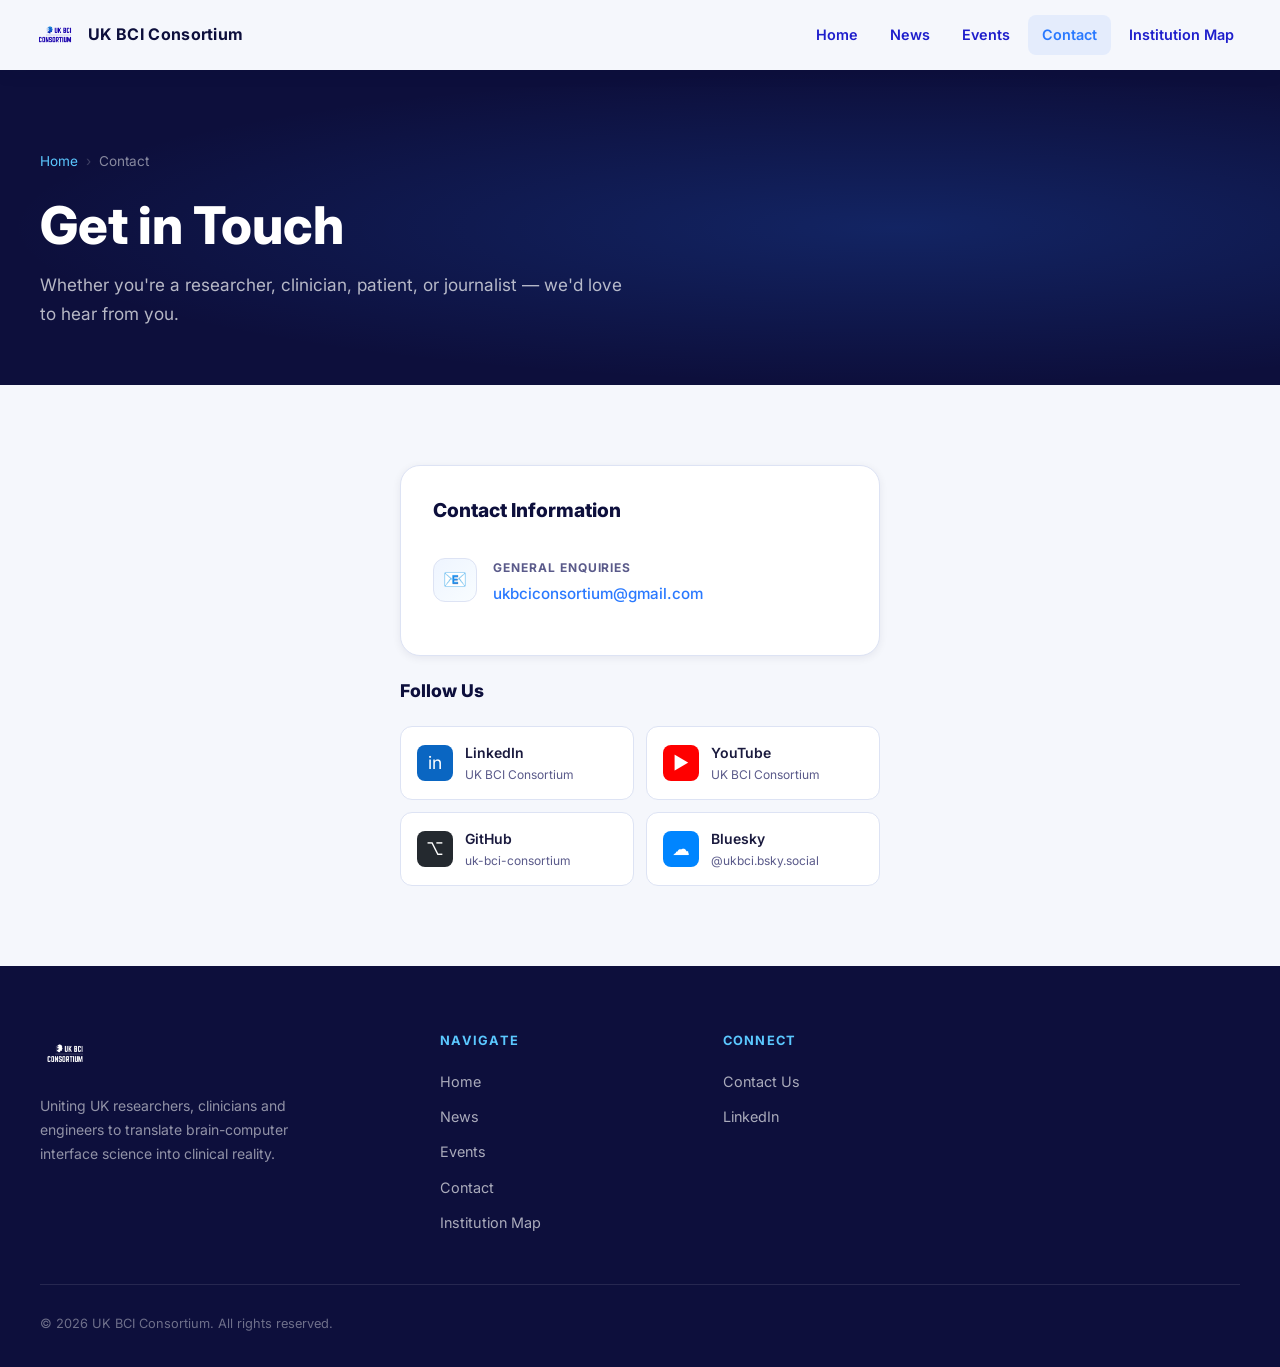
<file: contact.html>
<!DOCTYPE html>
<html lang="en">

<head>
    <meta charset="UTF-8" />
    <meta name="viewport" content="width=device-width, initial-scale=1.0" />
    <title>Contact — UK BCI Consortium</title>
    <meta name="description"
        content="Get in touch with the UK BCI Consortium — contact our team, follow us on social media, or send us a message." />
    <link rel="stylesheet" href="styles.css" />
</head>

<body>

    <!-- NAVBAR -->
    <nav class="navbar" role="navigation" aria-label="Main navigation">
        <a href="index.html" class="navbar-logo">
            <img src="assets/logo.png" alt="UK BCI Consortium logo" />
            <span>UK BCI Consortium</span>
        </a>
        <ul class="navbar-links">
            <li><a href="index.html">Home</a></li>
            <li><a href="news.html">News</a></li>
            <li><a href="events.html">Events</a></li>
            <li><a href="contact.html">Contact</a></li>
            <li><a href="map.html">Institution Map</a></li>
        </ul>
        <button class="navbar-hamburger" aria-label="Toggle menu" aria-expanded="false">
            <span></span><span></span><span></span>
        </button>
    </nav>
    <div class="navbar-mobile">
        <ul>
            <li><a href="index.html">Home</a></li>
            <li><a href="news.html">News</a></li>
            <li><a href="events.html">Events</a></li>
            <li><a href="contact.html">Contact</a></li>
            <li><a href="map.html">Institution Map</a></li>
        </ul>
    </div>

    <main class="page-content">

        <!-- PAGE HERO -->
        <div class="page-hero">
            <div class="page-hero-inner">
                <nav class="breadcrumb" aria-label="Breadcrumb">
                    <a href="index.html">Home</a>
                    <span class="breadcrumb-sep">›</span>
                    <span>Contact</span>
                </nav>
                <h1>Get in Touch</h1>
                <p>Whether you're a researcher, clinician, patient, or journalist — we'd love to hear from you.</p>
            </div>
        </div>

        <!-- CONTACT SECTION -->
        <section class="section section--bg">
            <div class="section-inner">
                <div style="max-width:480px; margin:0 auto;">

                    <!-- Contact info + social -->
                    <div>
                        <div class="contact-info-card fade-in">
                            <h2 style="font-size:1.2rem; margin-bottom:1.25rem; color:var(--clr-navy);">Contact
                                Information</h2>

                            <div class="contact-item">
                                <div class="contact-item-icon">📧</div>
                                <div>
                                    <div class="contact-item-label">General Enquiries</div>
                                    <div class="contact-item-value"><a
                                            href="mailto:info@ukbciconsortium.ac.uk">ukbciconsortium@gmail.com</a>
                                    </div>
                                </div>
                            </div>

                            

                        </div><!-- /.contact-info-card -->

                        <!-- Social Media -->
                        <div class="fade-in fade-in-delay-1" style="margin-top:1.5rem;">
                            <h3 style="font-size:1.1rem; color:var(--clr-navy); margin-bottom:1rem;">Follow Us</h3>
                            <div class="social-grid">
                                <a href="https://www.linkedin.com/company/uk-bci-consortium" target="_blank" rel="noopener" class="social-link"
                                    aria-label="LinkedIn">
                                    <div class="social-link-icon" style="background:#0A66C2;">in</div>
                                    <div>
                                        <div class="social-link-name">LinkedIn</div>
                                        <div class="social-link-handle">UK BCI Consortium</div>
                                    </div>
                                </a>

                                <a href="" target="_blank" rel="noopener" class="social-link"
                                    aria-label="YouTube">
                                    <div class="social-link-icon" style="background:#FF0000;">▶</div>
                                    <div>
                                        <div class="social-link-name">YouTube</div>
                                        <div class="social-link-handle">UK BCI Consortium</div>
                                    </div>
                                </a>

                                <a href="" target="_blank" rel="noopener" class="social-link"
                                    aria-label="GitHub">
                                    <div class="social-link-icon" style="background:#24292F;">⌥</div>
                                    <div>
                                        <div class="social-link-name">GitHub</div>
                                        <div class="social-link-handle">uk-bci-consortium</div>
                                    </div>
                                </a>

                                <a href="https://bsky.app" target="_blank" rel="noopener" class="social-link"
                                    aria-label="Bluesky">
                                    <div class="social-link-icon" style="background:#0085FF;">☁</div>
                                    <div>
                                        <div class="social-link-name">Bluesky</div>
                                        <div class="social-link-handle">@ukbci.bsky.social</div>
                                    </div>
                                </a>

                            </div><!-- /.social-grid -->
                        </div>

                    </div><!-- /left column -->

                </div><!-- /.contact-grid -->
            </div>
        </section>

    </main>

    <!-- FOOTER -->
    <footer class="footer" role="contentinfo">
        <div class="footer-inner">
            <div class="footer-top">
                <div class="footer-brand">
                    <img src="assets/logo.png" alt="UK BCI Consortium" />
                    <p>Uniting UK researchers, clinicians and engineers to translate brain-computer interface science
                        into clinical reality.</p>
                </div>
                <div>
                    <p class="footer-col-title">Navigate</p>
                    <ul class="footer-links">
                        <li><a href="index.html">Home</a></li>
                        <li><a href="news.html">News</a></li>
                        <li><a href="events.html">Events</a></li>
                        <li><a href="contact.html">Contact</a></li>
                        <li><a href="map.html">Institution Map</a></li>
                    </ul>
                </div>
                <div>
                    <p class="footer-col-title">Connect</p>
                    <ul class="footer-links">
                        <li><a href="contact.html">Contact Us</a></li>
                        <li><a href="https://www.linkedin.com/company/uk-bci-consortium" target="_blank" rel="noopener">LinkedIn</a></li>
                    </ul>
                </div>
            </div>
            <div class="footer-bottom">
                <p>&copy; 2026 UK BCI Consortium. All rights reserved.</p>
            </div>
        </div>
    </footer>

    <script src="script.js"></script>
</body>

</html>
</file>
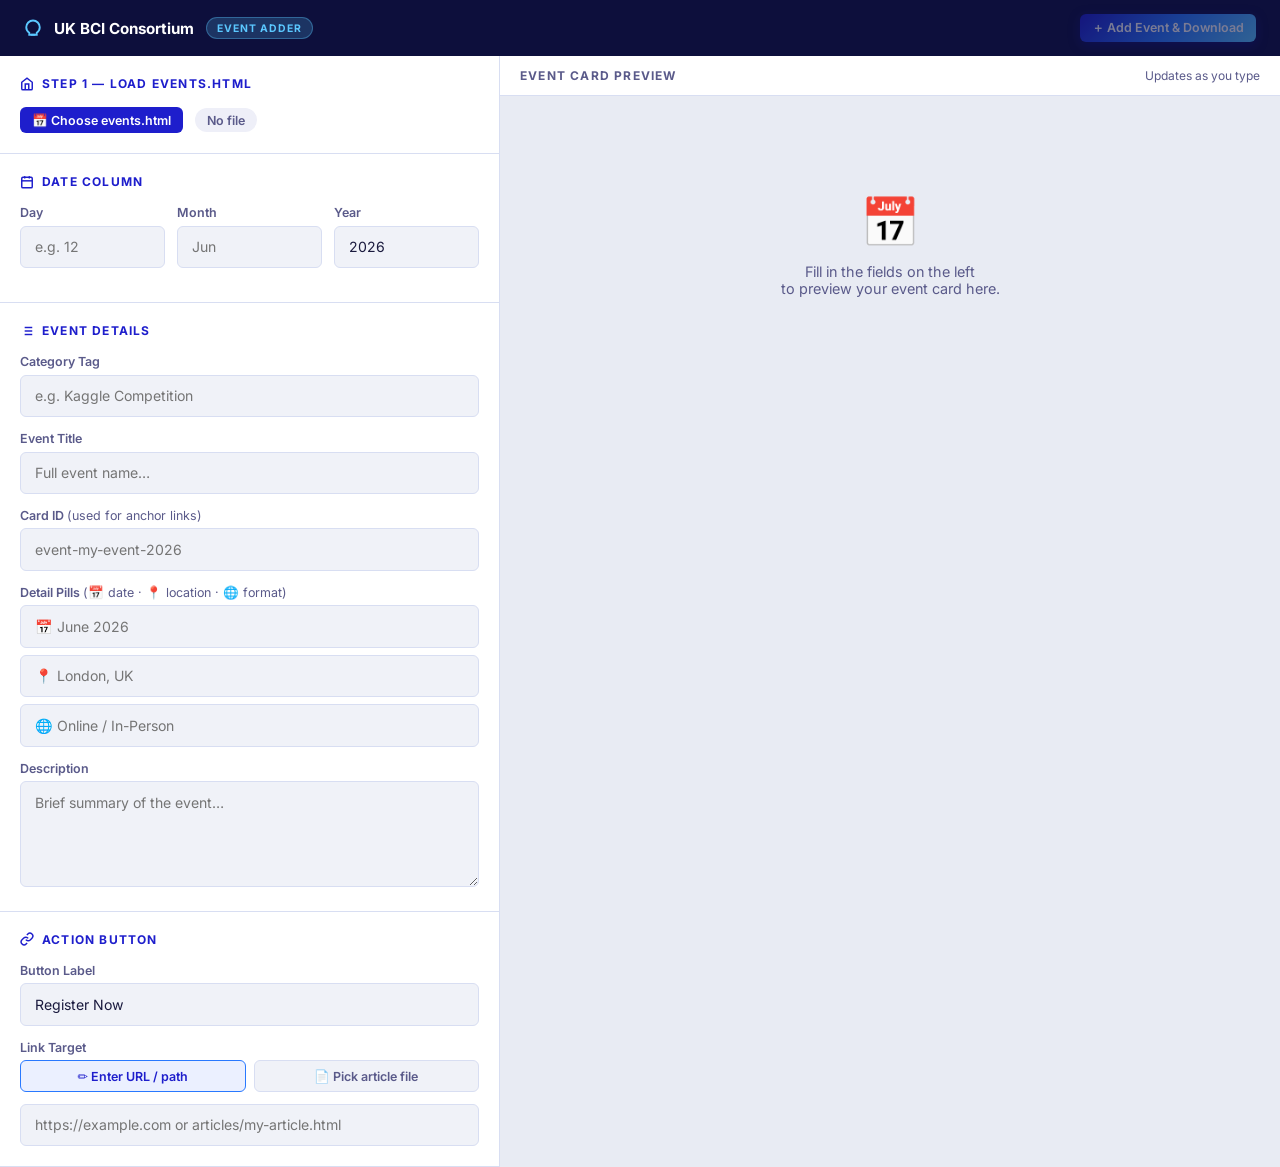
<file: event-adder.html>
<!DOCTYPE html>
<html lang="en">

<head>
    <meta charset="UTF-8" />
    <meta name="viewport" content="width=device-width, initial-scale=1.0" />
    <title>Event Adder — UK BCI Consortium (Admin)</title>
    <meta name="robots" content="noindex, nofollow" />
    <link rel="preconnect" href="https://fonts.googleapis.com" />
    <link href="https://fonts.googleapis.com/css2?family=Inter:wght@300;400;500;600;700;800;900&display=swap"
        rel="stylesheet" />
    <style>
        *,
        *::before,
        *::after { box-sizing: border-box; margin: 0; padding: 0; }

        :root {
            --clr-primary: #1E1ECC;
            --clr-blue:    #2979FF;
            --clr-cyan:    #5BC8FF;
            --clr-navy:    #0D0F3C;
            --clr-bg:      #F0F2F8;
            --clr-surface: #FFFFFF;
            --clr-border:  #D8DEF2;
            --clr-text:    #1A1A3E;
            --clr-muted:   #5A5A8A;
            --clr-danger:  #E53935;
            --clr-success: #2E7D32;
            --radius:      10px;
            --radius-sm:   6px;
            --shadow:      0 2px 12px rgba(13,15,60,0.1);
            --shadow-lg:   0 8px 32px rgba(13,15,60,0.15);
            --grad-brand:  linear-gradient(135deg,#1E1ECC,#2979FF,#5BC8FF);
            --ease:        cubic-bezier(.4,0,.2,1);
            --font:        'Inter', system-ui, sans-serif;
        }

        html { scroll-behavior: smooth; }

        body {
            font-family: var(--font);
            background: var(--clr-bg);
            color: var(--clr-text);
            min-height: 100vh;
            display: flex;
            flex-direction: column;
        }

        img, video { max-width: 100%; display: block; }
        textarea, input, select, button { font-family: var(--font); }

        /* ── Top bar ─────────────────────────────── */
        .topbar {
            background: var(--clr-navy);
            padding: 0 1.5rem;
            height: 56px;
            display: flex;
            align-items: center;
            justify-content: space-between;
            gap: 1rem;
            flex-shrink: 0;
        }

        .topbar-brand {
            display: flex;
            align-items: center;
            gap: 0.75rem;
            color: #fff;
            font-weight: 700;
            font-size: 0.95rem;
        }

        .topbar-badge {
            font-size: 0.65rem;
            font-weight: 700;
            letter-spacing: .1em;
            text-transform: uppercase;
            background: rgba(91,200,255,.2);
            border: 1px solid rgba(91,200,255,.35);
            color: var(--clr-cyan);
            padding: .2rem .6rem;
            border-radius: 999px;
        }

        .topbar-actions { display: flex; gap: .6rem; }

        /* ── Buttons ─────────────────────────────── */
        .btn {
            display: inline-flex;
            align-items: center;
            gap: .4rem;
            padding: .55rem 1.1rem;
            border-radius: var(--radius-sm);
            font-size: .85rem;
            font-weight: 600;
            border: none;
            cursor: pointer;
            transition: transform .15s var(--ease), box-shadow .15s var(--ease), background .15s;
            text-decoration: none;
        }

        .btn:hover { transform: translateY(-1px); }

        .btn:disabled {
            opacity: .45;
            cursor: not-allowed;
            transform: none;
        }

        .btn-primary {
            background: var(--grad-brand);
            color: #fff;
            box-shadow: 0 3px 12px rgba(30,30,204,.35);
        }

        .btn-primary:hover { box-shadow: 0 6px 20px rgba(41,121,255,.45); }

        .btn-sm { padding: .35rem .75rem; font-size: .78rem; }

        /* ── Layout ─────────────────────────────── */
        .workspace {
            display: grid;
            grid-template-columns: 500px 1fr;
            flex: 1;
            overflow: hidden;
            height: calc(100vh - 56px);
        }

        .builder-panel {
            overflow-y: auto;
            background: var(--clr-bg);
            border-right: 1px solid var(--clr-border);
            display: flex;
            flex-direction: column;
        }

        .preview-panel {
            overflow-y: auto;
            background: #E8EBF3;
            position: relative;
        }

        /* ── Builder sections ─────────────────────────────── */
        .builder-section {
            background: var(--clr-surface);
            border-bottom: 1px solid var(--clr-border);
            padding: 1.25rem;
        }

        .builder-section-title {
            font-size: .75rem;
            font-weight: 700;
            text-transform: uppercase;
            letter-spacing: .1em;
            color: var(--clr-primary);
            margin-bottom: 1rem;
            display: flex;
            align-items: center;
            gap: .5rem;
        }

        label {
            display: block;
            font-size: .78rem;
            font-weight: 600;
            color: var(--clr-muted);
            margin-bottom: .35rem;
        }

        input[type=text],
        input[type=date],
        input[type=number],
        select,
        textarea {
            width: 100%;
            padding: .6rem .875rem;
            border: 1.5px solid var(--clr-border);
            border-radius: var(--radius-sm);
            background: var(--clr-bg);
            color: var(--clr-text);
            font-size: .88rem;
            outline: none;
            transition: border-color .2s, box-shadow .2s;
            line-height: 1.5;
        }

        input:focus, select:focus, textarea:focus {
            border-color: var(--clr-blue);
            box-shadow: 0 0 0 3px rgba(41,121,255,.1);
            background: #fff;
        }

        input:disabled, select:disabled, textarea:disabled {
            opacity: .5;
            cursor: not-allowed;
        }

        textarea { resize: vertical; min-height: 80px; }

        .form-group { margin-bottom: .875rem; }
        .form-group:last-child { margin-bottom: 0; }

        .form-row {
            display: grid;
            grid-template-columns: 1fr 1fr;
            gap: .75rem;
        }

        .form-row-3 {
            display: grid;
            grid-template-columns: 1fr 1fr 1fr;
            gap: .75rem;
        }

        /* ── Step indicators ─────────────────────────────── */
        .step-row { display: flex; align-items: center; gap: .75rem; }

        .step-status {
            display: inline-flex;
            align-items: center;
            gap: .4rem;
            font-size: .78rem;
            font-weight: 600;
            padding: .3rem .75rem;
            border-radius: 999px;
            flex-shrink: 0;
        }

        .step-status.idle   { background: #EEEFF8; color: var(--clr-muted); }
        .step-status.loaded { background: #E6F4EA; color: var(--clr-success); }

        /* ── Link mode toggle ─────────────────────────────── */
        .toggle-row {
            display: flex;
            gap: .5rem;
            margin-bottom: .75rem;
        }

        .toggle-btn {
            flex: 1;
            padding: .45rem .75rem;
            border-radius: var(--radius-sm);
            font-size: .78rem;
            font-weight: 600;
            border: 1.5px solid var(--clr-border);
            background: var(--clr-bg);
            color: var(--clr-muted);
            cursor: pointer;
            transition: background .15s, border-color .15s, color .15s;
            text-align: center;
        }

        .toggle-btn.active {
            background: #EBF0FF;
            border-color: var(--clr-blue);
            color: var(--clr-primary);
        }

        /* ── Button row in action section ─────────────────────────────── */
        .action-btn-row {
            display: flex;
            gap: .5rem;
            flex-wrap: wrap;
        }

        .action-btn-row .btn { flex: 1; justify-content: center; }

        /* ── Preview panel ─────────────────────────────── */
        .preview-header {
            background: var(--clr-surface);
            border-bottom: 1px solid var(--clr-border);
            padding: .75rem 1.25rem;
            display: flex;
            align-items: center;
            justify-content: space-between;
            gap: 1rem;
            position: sticky;
            top: 0;
            z-index: 50;
        }

        .preview-label {
            font-size: .75rem;
            font-weight: 700;
            text-transform: uppercase;
            letter-spacing: .1em;
            color: var(--clr-muted);
        }

        .preview-frame-wrap { padding: 2rem 1.5rem; }

        /* ── Event card preview ─────────────────────────────── */
        .pv-event-card {
            background: #fff;
            border: 1px solid #DDE3F4;
            border-radius: 12px;
            overflow: hidden;
            display: grid;
            grid-template-columns: auto 1fr;
            box-shadow: 0 2px 12px rgba(13,15,60,0.08);
            transition: transform .25s, box-shadow .25s, border-color .25s;
        }

        .pv-event-card:hover {
            transform: translateY(-4px);
            box-shadow: 0 8px 32px rgba(13,15,60,0.15);
            border-color: #2979FF;
        }

        .pv-date-col {
            background: linear-gradient(135deg,#1E1ECC,#2979FF,#5BC8FF);
            padding: 1.75rem 1.25rem;
            display: flex;
            flex-direction: column;
            align-items: center;
            justify-content: center;
            min-width: 80px;
            text-align: center;
        }

        .pv-day   { font-size: 2rem; font-weight: 900; color: #fff; line-height: 1; }
        .pv-month { font-size: .75rem; font-weight: 700; color: rgba(255,255,255,.8); letter-spacing: .08em; text-transform: uppercase; margin-top: .25rem; }
        .pv-year  { font-size: .72rem; color: rgba(255,255,255,.6); margin-top: .1rem; }

        .pv-event-body { padding: 1.35rem 1.5rem; }

        .pv-card-tag {
            display: inline-block;
            font-size: .65rem;
            font-weight: 700;
            letter-spacing: .08em;
            text-transform: uppercase;
            padding: .22rem .6rem;
            border-radius: 999px;
            margin-bottom: .5rem;
        }

        .pv-tag-event   { background: #E8F7FF; color: #0066AA; }
        .pv-tag-events  { background: #E0F7F4; color: #00695C; }
        .pv-tag-news    { background: #E8EEFF; color: #1E1ECC; }
        .pv-tag-update  { background: #FFF5E8; color: #AA5500; }
        .pv-tag-research{ background: #EEFFF5; color: #006633; }

        .pv-event-title {
            font-size: 1.05rem;
            font-weight: 700;
            color: #0D0F3C;
            margin-bottom: .5rem;
            line-height: 1.35;
        }

        .pv-event-details {
            display: flex;
            gap: 1rem;
            flex-wrap: wrap;
            font-size: .82rem;
            color: #5A5A8A;
            margin-bottom: .65rem;
        }

        .pv-event-desc {
            font-size: .875rem;
            color: #5A5A8A;
            line-height: 1.6;
            margin-bottom: 1rem;
        }

        .pv-event-actions { display: flex; gap: .65rem; flex-wrap: wrap; }

        .pv-btn-blue {
            display: inline-flex;
            align-items: center;
            padding: .45rem 1rem;
            border-radius: var(--radius-sm);
            font-size: .82rem;
            font-weight: 700;
            background: #2979FF;
            color: #fff;
            text-decoration: none;
            box-shadow: 0 4px 16px rgba(41,121,255,.3);
        }

        .pv-btn-outline {
            display: inline-flex;
            align-items: center;
            padding: .43rem .95rem;
            border-radius: var(--radius-sm);
            font-size: .82rem;
            font-weight: 700;
            background: transparent;
            color: #1A1A3E;
            text-decoration: none;
            border: 2px solid #DDE3F4;
        }

        .pv-placeholder {
            text-align: center;
            padding: 4rem 1.5rem;
            color: #5A5A8A;
        }

        .pv-placeholder-icon { font-size: 3rem; margin-bottom: .75rem; }
        .pv-placeholder p    { font-size: .9rem; }

        /* ── Toast ─────────────────────────────── */
        .toast {
            position: fixed;
            bottom: 1.5rem;
            right: 1.5rem;
            z-index: 9999;
            background: var(--clr-navy);
            color: #fff;
            padding: .75rem 1.25rem;
            border-radius: var(--radius);
            font-size: .875rem;
            font-weight: 500;
            box-shadow: var(--shadow-lg);
            transform: translateY(80px);
            opacity: 0;
            transition: transform .3s var(--ease), opacity .3s;
            pointer-events: none;
        }

        .toast.show    { transform: translateY(0); opacity: 1; }
        .toast.success { background: var(--clr-success); }
        .toast.error   { background: var(--clr-danger); }

        ::-webkit-scrollbar { width: 6px; height: 6px; }
        ::-webkit-scrollbar-track { background: transparent; }
        ::-webkit-scrollbar-thumb { background: #C5CBE0; border-radius: 999px; }
        ::-webkit-scrollbar-thumb:hover { background: #A0AAC8; }

        @media (max-width: 900px) {
            .workspace { grid-template-columns: 1fr; height: auto; }
            .preview-panel { display: none; }
        }
    </style>
</head>

<body>

    <!-- ── Top bar ──────────────────────────────── -->
    <header class="topbar">
        <div class="topbar-brand">
            <svg width="18" height="18" viewBox="0 0 24 24" fill="none" stroke="#5BC8FF" stroke-width="2.5">
                <path d="M12 2a9 9 0 0 0-9 9c0 3.1 1.6 5.8 4 7.4V21h10v-2.6c2.4-1.6 4-4.3 4-7.4a9 9 0 0 0-9-9z" />
                <line x1="9" y1="21" x2="15" y2="21" />
            </svg>
            UK BCI Consortium
            <span class="topbar-badge">Event Adder</span>
        </div>
        <div class="topbar-actions">
            <button class="btn btn-primary btn-sm" onclick="addEvent()" id="add-btn" disabled>
                ＋ Add Event &amp; Download
            </button>
        </div>
    </header>

    <div class="workspace">

        <!-- ══════════════════════════════════════
             LEFT — BUILDER PANEL
        ══════════════════════════════════════ -->
        <aside class="builder-panel">

            <!-- ── Step 1: Load events.html ─────────────────── -->
            <div class="builder-section">
                <div class="builder-section-title">
                    <svg width="14" height="14" viewBox="0 0 24 24" fill="none" stroke="currentColor" stroke-width="2.5">
                        <path d="M3 9l9-7 9 7v11a2 2 0 0 1-2 2H5a2 2 0 0 1-2-2z" />
                        <polyline points="9 22 9 12 15 12 15 22" />
                    </svg>
                    Step 1 — Load events.html
                </div>
                <div class="step-row">
                    <input type="file" id="events-input" accept=".html" style="display:none"
                        onchange="if(this.files[0]) loadEventsPage(this.files[0])" />
                    <button class="btn btn-sm" style="background:var(--clr-primary);color:#fff;border:none;"
                        onclick="document.getElementById('events-input').click()">
                        📅 Choose events.html
                    </button>
                    <span class="step-status idle" id="events-status">No file</span>
                </div>
            </div>

            <!-- ── Event Date ─────────────────────────────── -->
            <div class="builder-section">
                <div class="builder-section-title">
                    <svg width="14" height="14" viewBox="0 0 24 24" fill="none" stroke="currentColor" stroke-width="2.5">
                        <rect x="3" y="4" width="18" height="18" rx="2" />
                        <line x1="16" y1="2" x2="16" y2="6" />
                        <line x1="8" y1="2" x2="8" y2="6" />
                        <line x1="3" y1="10" x2="21" y2="10" />
                    </svg>
                    Date Column
                </div>
                <div class="form-row-3">
                    <div class="form-group">
                        <label for="f-day">Day</label>
                        <input type="text" id="f-day" placeholder="e.g. 12" oninput="updatePreview()" maxlength="2" />
                    </div>
                    <div class="form-group">
                        <label for="f-month">Month</label>
                        <input type="text" id="f-month" placeholder="Jun" oninput="updatePreview()" maxlength="3" />
                    </div>
                    <div class="form-group">
                        <label for="f-year">Year</label>
                        <input type="text" id="f-year" placeholder="2026" oninput="updatePreview()" maxlength="4" />
                    </div>
                </div>
            </div>

            <!-- ── Event Details ─────────────────────────────── -->
            <div class="builder-section">
                <div class="builder-section-title">
                    <svg width="14" height="14" viewBox="0 0 24 24" fill="none" stroke="currentColor" stroke-width="2.5">
                        <line x1="8" y1="6" x2="21" y2="6" />
                        <line x1="8" y1="12" x2="21" y2="12" />
                        <line x1="8" y1="18" x2="21" y2="18" />
                        <line x1="3" y1="6" x2="3.01" y2="6" />
                        <line x1="3" y1="12" x2="3.01" y2="12" />
                        <line x1="3" y1="18" x2="3.01" y2="18" />
                    </svg>
                    Event Details
                </div>

                <div class="form-group">
                    <label for="f-tag">Category Tag</label>
                    <input type="text" id="f-tag" placeholder="e.g. Kaggle Competition"
                        oninput="updatePreview()" />
                </div>

                <div class="form-group">
                    <label for="f-title">Event Title</label>
                    <input type="text" id="f-title" placeholder="Full event name…" oninput="updatePreview()" />
                </div>

                <div class="form-group">
                    <label for="f-id">Card ID <span style="font-weight:400;color:var(--clr-muted);">(used for anchor links)</span></label>
                    <input type="text" id="f-id" placeholder="event-my-event-2026" oninput="updatePreview()" />
                </div>

                <div class="form-group">
                    <label>Detail Pills <span style="font-weight:400;color:var(--clr-muted);">(📅 date · 📍 location · 🌐 format)</span></label>
                    <input type="text" id="f-detail-date"     placeholder="📅 June 2026"          oninput="updatePreview()" style="margin-bottom:.45rem;" />
                    <input type="text" id="f-detail-location" placeholder="📍 London, UK"          oninput="updatePreview()" style="margin-bottom:.45rem;" />
                    <input type="text" id="f-detail-format"   placeholder="🌐 Online / In-Person"  oninput="updatePreview()" />
                </div>

                <div class="form-group">
                    <label for="f-desc">Description</label>
                    <textarea id="f-desc" rows="4" placeholder="Brief summary of the event…" oninput="updatePreview()"></textarea>
                </div>
            </div>

            <!-- ── Action Button ─────────────────────────────── -->
            <div class="builder-section">
                <div class="builder-section-title">
                    <svg width="14" height="14" viewBox="0 0 24 24" fill="none" stroke="currentColor" stroke-width="2.5">
                        <path d="M10 13a5 5 0 0 0 7.54.54l3-3a5 5 0 0 0-7.07-7.07l-1.72 1.71" />
                        <path d="M14 11a5 5 0 0 0-7.54-.54l-3 3a5 5 0 0 0 7.07 7.07l1.71-1.71" />
                    </svg>
                    Action Button
                </div>

                <div class="form-group">
                    <label for="f-btn-text">Button Label</label>
                    <input type="text" id="f-btn-text" value="Register Now" oninput="updatePreview()" />
                </div>

                <div class="form-group">
                    <label>Link Target</label>
                    <div class="toggle-row">
                        <button class="toggle-btn active" id="toggle-manual" onclick="setLinkMode('manual')">✏️ Enter URL / path</button>
                        <button class="toggle-btn"        id="toggle-article" onclick="setLinkMode('article')">📄 Pick article file</button>
                    </div>

                    <!-- Manual URL -->
                    <div id="link-manual">
                        <input type="text" id="f-btn-link" placeholder="https://example.com or articles/my-article.html"
                            oninput="updatePreview()" />
                    </div>

                    <!-- Article picker -->
                    <div id="link-article" style="display:none;">
                        <div class="step-row">
                            <input type="file" id="article-input" accept=".html" style="display:none"
                                onchange="if(this.files[0]) pickArticle(this.files[0])" />
                            <button class="btn btn-sm" style="background:var(--clr-primary);color:#fff;border:none;"
                                onclick="document.getElementById('article-input').click()">
                                📄 Choose Article HTML
                            </button>
                            <span class="step-status idle" id="article-status">No file chosen</span>
                        </div>
                        <div style="margin-top:.5rem;font-size:.78rem;color:var(--clr-muted);" id="article-link-display"></div>
                    </div>
                </div>
            </div>

        </aside>

        <!-- ══════════════════════════════════════
             RIGHT — LIVE PREVIEW
        ══════════════════════════════════════ -->
        <section class="preview-panel">
            <div class="preview-header">
                <span class="preview-label">Event Card Preview</span>
                <span style="font-size:.75rem;color:var(--clr-muted);">Updates as you type</span>
            </div>
            <div class="preview-frame-wrap">
                <div id="preview-frame">
                    <div class="pv-placeholder">
                        <div class="pv-placeholder-icon">📅</div>
                        <p>Fill in the fields on the left<br>to preview your event card here.</p>
                    </div>
                </div>
            </div>
        </section>

    </div>

    <div class="toast" id="toast"></div>

    <script>
        // ════════════════════════════════════
        //  STATE
        // ════════════════════════════════════
        let eventsHtmlContent = null;
        let linkMode = 'manual';       // 'manual' | 'article'
        let articleLinkPath = '';

        // ════════════════════════════════════
        //  LOAD EVENTS.HTML
        // ════════════════════════════════════
        function loadEventsPage(file) {
            const reader = new FileReader();
            reader.onload = e => {
                const content = e.target.result;
                if (!content.includes('events-list')) {
                    showToast('No events-list found in this file.', 'error');
                    document.getElementById('events-input').value = '';
                    return;
                }
                eventsHtmlContent = content;
                document.getElementById('events-status').textContent = '✓ Loaded';
                document.getElementById('events-status').className = 'step-status loaded';
                document.getElementById('events-input').value = '';
                document.getElementById('add-btn').disabled = false;
                showToast(file.name + ' loaded', 'success');
            };
            reader.readAsText(file);
        }

        // ════════════════════════════════════
        //  LINK MODE TOGGLE
        // ════════════════════════════════════
        function setLinkMode(mode) {
            linkMode = mode;
            document.getElementById('toggle-manual').classList.toggle('active', mode === 'manual');
            document.getElementById('toggle-article').classList.toggle('active', mode === 'article');
            document.getElementById('link-manual').style.display  = mode === 'manual'  ? '' : 'none';
            document.getElementById('link-article').style.display = mode === 'article' ? '' : 'none';
            updatePreview();
        }

        function pickArticle(file) {
            // Resolve relative path from events.html: articles/{filename}
            articleLinkPath = 'articles/' + file.name;
            document.getElementById('article-status').textContent = '✓ ' + file.name;
            document.getElementById('article-status').className = 'step-status loaded';
            document.getElementById('article-link-display').textContent = 'Link: ' + articleLinkPath;
            document.getElementById('article-input').value = '';
            updatePreview();
        }

        function getLink() {
            if (linkMode === 'article') return articleLinkPath || '#';
            return val('f-btn-link') || '#';
        }

        // ════════════════════════════════════
        //  PREVIEW
        // ════════════════════════════════════
        function updatePreview() {
            document.getElementById('preview-frame').innerHTML = buildPreviewHTML();
        }

        function buildPreviewHTML() {
            const title   = val('f-title');
            const day     = val('f-day');
            const month   = val('f-month');
            const year    = val('f-year');
            const tag     = val('f-tag');
            const detDate = val('f-detail-date');
            const detLoc  = val('f-detail-location');
            const detFmt  = val('f-detail-format');
            const desc    = val('f-desc');
            const btnText = val('f-btn-text') || 'Register Now';
            const link    = getLink();

            if (!title && !day && !month) {
                return `<div class="pv-placeholder"><div class="pv-placeholder-icon">📅</div><p>Fill in the fields on the left<br>to preview your event card here.</p></div>`;
            }

            const details = [detDate, detLoc, detFmt].filter(Boolean)
                .map(d => `<span>${esc(d)}</span>`).join('');

            return `<div class="pv-event-card">
  <div class="pv-date-col">
    ${day   ? `<div class="pv-day">${esc(day)}</div>`     : ''}
    ${month ? `<div class="pv-month">${esc(month)}</div>` : ''}
    ${year  ? `<div class="pv-year">${esc(year)}</div>`   : ''}
  </div>
  <div class="pv-event-body">
    ${tag ? `<span class="pv-card-tag pv-tag-event">${esc(tag)}</span>` : ''}
    <h3 class="pv-event-title">${esc(title) || '<em style="opacity:.4">Event title…</em>'}</h3>
    ${details ? `<div class="pv-event-details">${details}</div>` : ''}
    ${desc    ? `<p  class="pv-event-desc">${esc(desc)}</p>` : ''}
    <div class="pv-event-actions">
      <a href="${esc(link)}" class="pv-btn-blue">${esc(btnText)}</a>
    </div>
  </div>
</div>`;
        }

        // ════════════════════════════════════
        //  ADD EVENT & DOWNLOAD
        // ════════════════════════════════════
        function addEvent() {
            const title = val('f-title');
            if (!title) { showToast('Please enter an event title.', 'error'); return; }
            if (!eventsHtmlContent) { showToast('Please load events.html first.', 'error'); return; }

            const cardHtml = buildEventExportHTML();

            // Insert as first item inside #events-list (upcoming)
            const marker = 'id="events-list"';
            if (!eventsHtmlContent.includes(marker)) {
                showToast('Could not find #events-list in the loaded page.', 'error');
                return;
            }

            const insertPoint = eventsHtmlContent.indexOf('>', eventsHtmlContent.indexOf(marker)) + 1;
            const updated =
                eventsHtmlContent.slice(0, insertPoint) +
                '\n\n' + cardHtml + '\n' +
                eventsHtmlContent.slice(insertPoint);

            triggerDownload(updated, 'events.html');
            showToast('✓ Event added — events.html downloaded', 'success');
        }

        function buildEventExportHTML() {
            const title   = val('f-title');
            const day     = val('f-day');
            const month   = val('f-month');
            const year    = val('f-year');
            const tag     = val('f-tag');
            const cardId  = val('f-id') || ('event-' + title.toLowerCase().replace(/[^a-z0-9]+/g, '-').replace(/(^-|-$)/g, '').slice(0, 40));
            const detDate = val('f-detail-date');
            const detLoc  = val('f-detail-location');
            const detFmt  = val('f-detail-format');
            const desc    = val('f-desc');
            const btnText = val('f-btn-text') || 'Register Now';
            const link    = getLink();

            const detailSpans = [detDate, detLoc, detFmt].filter(Boolean)
                .map(d => `                                <span class="event-detail">${esc(d)}</span>`).join('\n');

            const tagHtml = tag
                ? `                            <span class="card-tag tag-event" style="margin-bottom:0.5rem;">${esc(tag)}</span>\n`
                : '';

            const descHtml = desc
                ? `\n                            <p class="event-desc">${esc(desc)}</p>`
                : '';

            const detailsHtml = detailSpans
                ? `\n                            <div class="event-details">\n${detailSpans}\n                            </div>`
                : '';

            return `                    <div class="event-card fade-in" data-category="upcoming" id="${cardId}">
                        <div class="event-date-col">
                            <div class="event-day">${esc(day)}</div>
                            <div class="event-month">${esc(month)}</div>
                            <div class="event-year">${esc(year)}</div>
                        </div>
                        <div class="event-body">
${tagHtml}                            <h3 class="event-title">${esc(title)}</h3>${detailsHtml}${descHtml}
                            <div class="event-actions">
                                <a href="${esc(link)}" class="btn btn-blue btn-sm">${esc(btnText)}</a>
                            </div>
                        </div>
                    </div>`;
        }

        // ════════════════════════════════════
        //  UTILITIES
        // ════════════════════════════════════
        function val(id) { return (document.getElementById(id)?.value || '').trim(); }

        function esc(str) {
            return (str || '')
                .replace(/&/g, '&amp;')
                .replace(/</g, '&lt;')
                .replace(/>/g, '&gt;')
                .replace(/"/g, '&quot;')
                .replace(/'/g, '&#39;');
        }

        function triggerDownload(content, filename) {
            const blob = new Blob([content], { type: 'text/html;charset=utf-8' });
            const url = URL.createObjectURL(blob);
            const a = document.createElement('a');
            a.href = url; a.download = filename;
            document.body.appendChild(a); a.click();
            document.body.removeChild(a);
            setTimeout(() => URL.revokeObjectURL(url), 1000);
        }

        function showToast(message, type = '') {
            const t = document.getElementById('toast');
            t.textContent = message;
            t.className = 'toast show' + (type ? ' ' + type : '');
            setTimeout(() => { t.className = 'toast'; }, 3500);
        }

        // ════════════════════════════════════
        //  INIT
        // ════════════════════════════════════
        document.addEventListener('DOMContentLoaded', () => {
            const y = new Date().getFullYear();
            document.getElementById('f-year').value = y;

            [
                'f-day','f-month','f-year','f-tag','f-title','f-id',
                'f-detail-date','f-detail-location','f-detail-format',
                'f-desc','f-btn-text','f-btn-link'
            ].forEach(id => {
                const el = document.getElementById(id);
                if (el) el.addEventListener('input', updatePreview);
            });
        });
    </script>
</body>
</html>
</file>
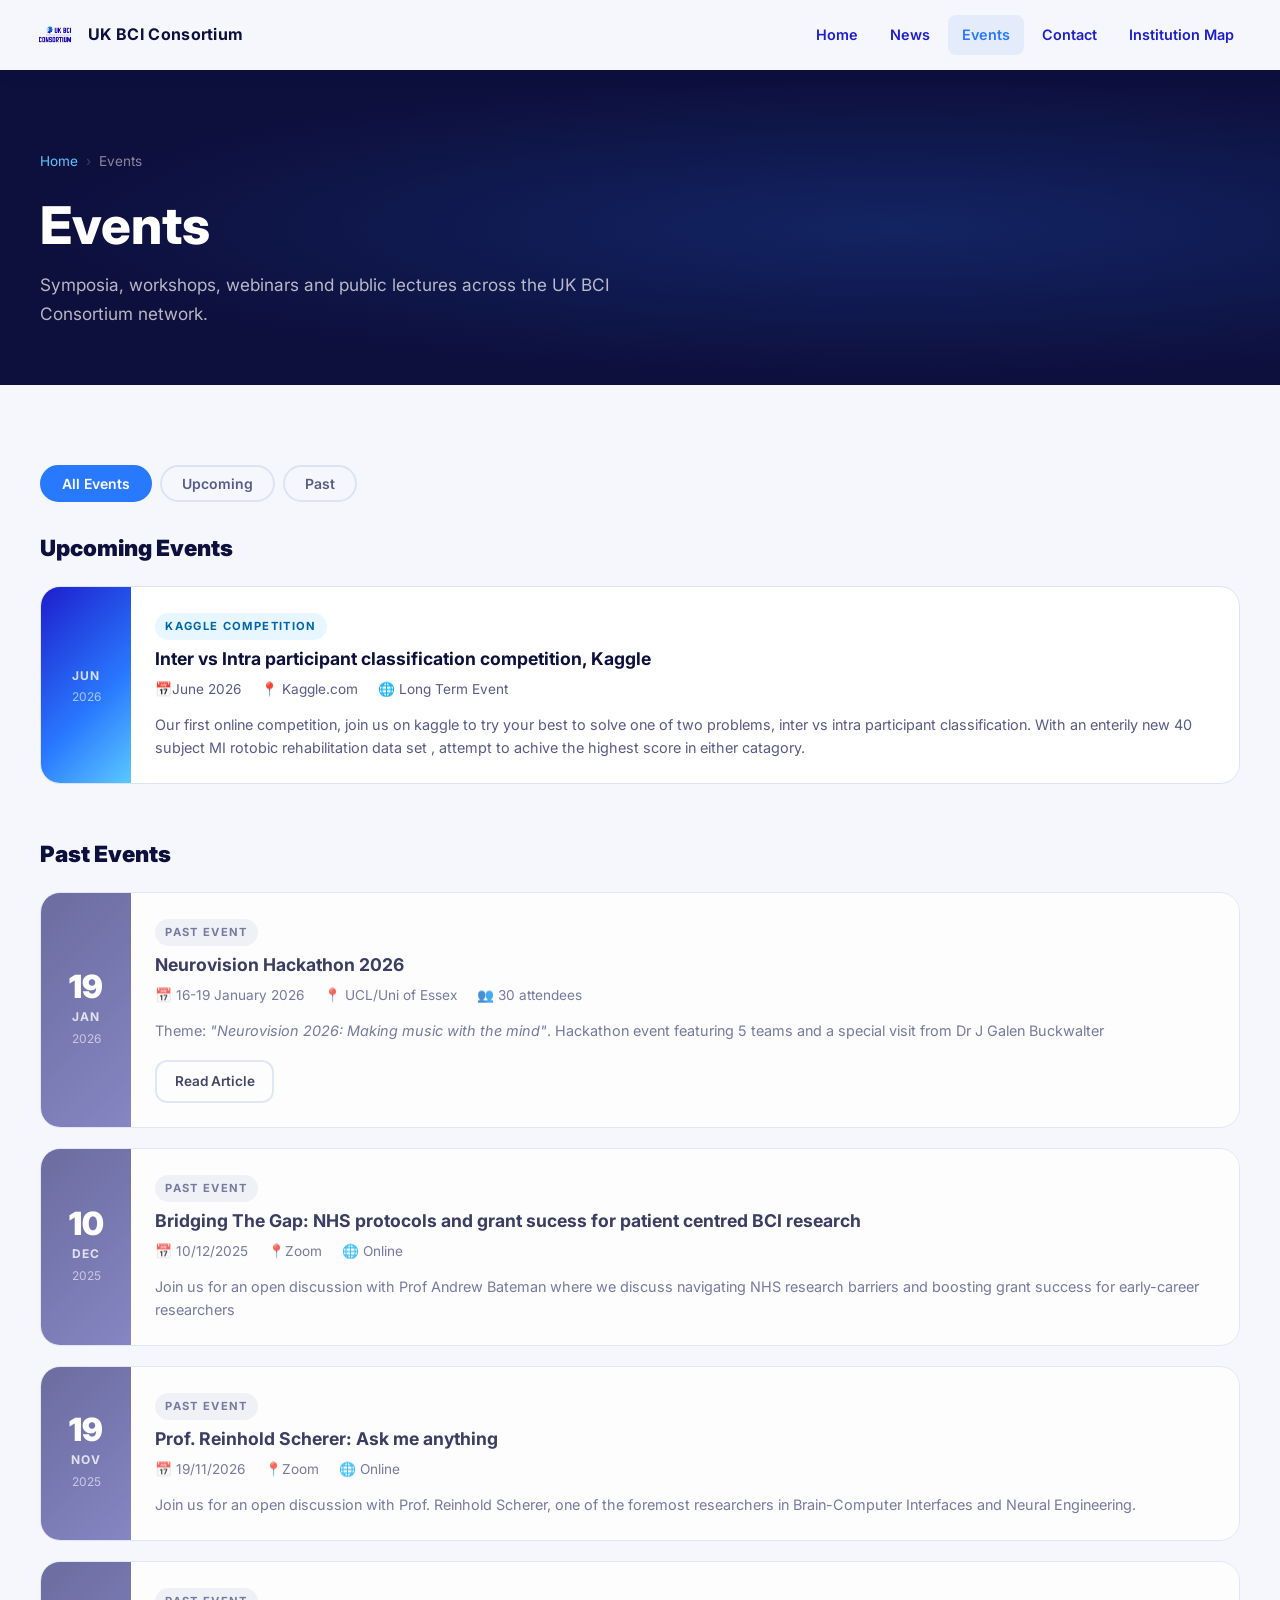
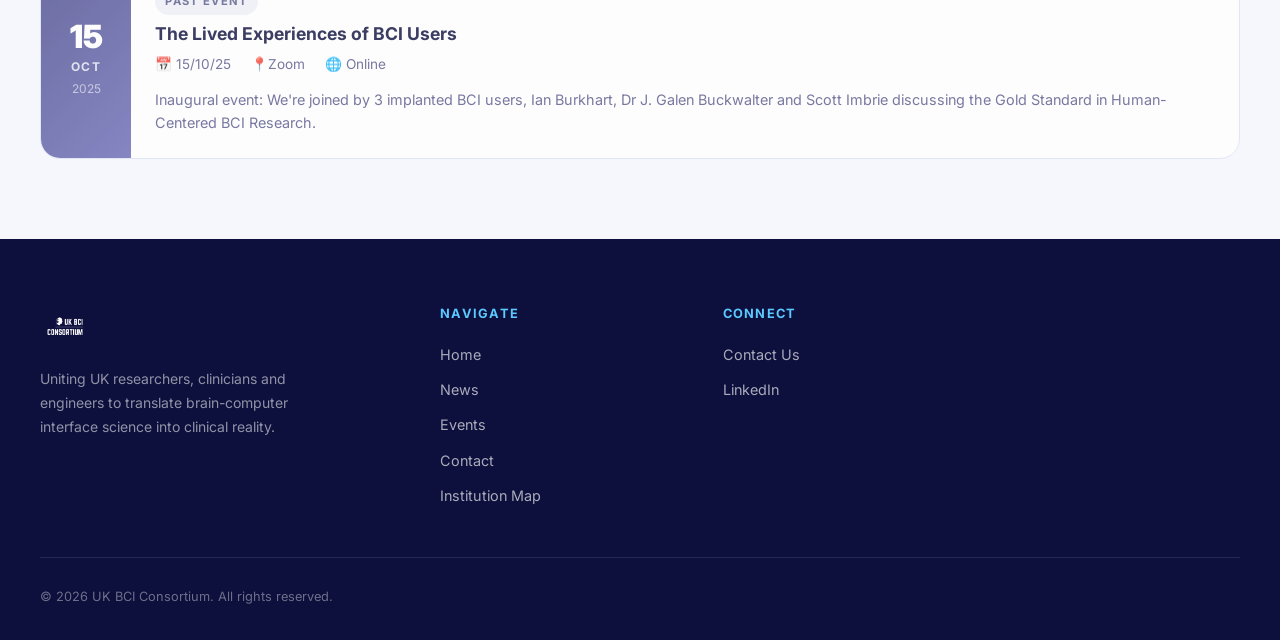
<file: events.html>
<!DOCTYPE html>
<html lang="en">

<head>
    <meta charset="UTF-8" />
    <meta name="viewport" content="width=device-width, initial-scale=1.0" />
    <title>Events — UK BCI Consortium</title>
    <meta name="description"
        content="Upcoming and past events from the UK BCI Consortium: symposia, workshops, webinars and public lectures." />
    <link rel="stylesheet" href="styles.css" />
</head>

<body>

    <!-- NAVBAR -->
    <nav class="navbar" role="navigation" aria-label="Main navigation">
        <a href="index.html" class="navbar-logo">
            <img src="assets/logo.png" alt="UK BCI Consortium logo" />
            <span>UK BCI Consortium</span>
        </a>
        <ul class="navbar-links">
            <li><a href="index.html">Home</a></li>
            <li><a href="news.html">News</a></li>
            <li><a href="events.html">Events</a></li>
            <li><a href="contact.html">Contact</a></li>
            <li><a href="map.html">Institution Map</a></li>
        </ul>
        <button class="navbar-hamburger" aria-label="Toggle menu" aria-expanded="false">
            <span></span><span></span><span></span>
        </button>
    </nav>
    <div class="navbar-mobile">
        <ul>
            <li><a href="index.html">Home</a></li>
            <li><a href="news.html">News</a></li>
            <li><a href="events.html">Events</a></li>
            <li><a href="contact.html">Contact</a></li>
            <li><a href="map.html">Institution Map</a></li>
        </ul>
    </div>

    <main class="page-content">

        <!-- PAGE HERO -->
        <div class="page-hero">
            <div class="page-hero-inner">
                <nav class="breadcrumb" aria-label="Breadcrumb">
                    <a href="index.html">Home</a>
                    <span class="breadcrumb-sep">›</span>
                    <span>Events</span>
                </nav>
                <h1>Events</h1>
                <p>Symposia, workshops, webinars and public lectures across the UK BCI Consortium network.</p>
            </div>
        </div>

        <!-- EVENTS SECTION -->
        <section class="section section--bg">
            <div class="section-inner">

                <!-- Filter tabs -->
                <div class="filter-tabs" role="tablist" aria-label="Filter events">
                    <button class="filter-tab active" role="tab" data-filter="all">All Events</button>
                    <button class="filter-tab" role="tab" data-filter="upcoming">Upcoming</button>
                    <button class="filter-tab" role="tab" data-filter="past">Past</button>
                </div>

                <!-- Upcoming events -->
                <h2 class="section-title fade-in"
                    style="font-size:1.4rem; margin-bottom:1.5rem; color:var(--clr-navy);">Upcoming Events</h2>

                <div class="events-list" id="events-list">

                    


                    


                    


                    <!-- Event 1 -->
                    <div class="event-card fade-in" data-category="upcoming" id="event-annual-symposium">
                        <div class="event-date-col">
                            <div class="event-day"></div>
                            <div class="event-month">Jun</div>
                            <div class="event-year">2026</div>
                        </div>
                        <div class="event-body">
                            <span class="card-tag tag-event" style="margin-bottom:0.5rem;">Kaggle Competition</span>
                            <h3 class="event-title">Inter vs Intra participant classification competition, Kaggle</h3>
                            <div class="event-details">
                                <span class="event-detail">📅June 2026</span>
                                <span class="event-detail">📍 Kaggle.com</span>
                                <span class="event-detail">🌐 Long Term Event</span>
                            </div>
                            <p class="event-desc"> 
                                Our first online competition, join us on kaggle to try your best to solve one of two problems, inter vs intra participant classification.
                                With an enterily new 40 subject MI rotobic rehabilitation data set , attempt to achive the highest score in either catagory. 
                            </p>
                            <!-- <div class="event-actions">
                                <a href="#" class="btn btn-blue btn-sm">Register Now</a>
                            </div> -->
                        </div>
                    </div>

                    

                </div><!-- /.events-list (upcoming) -->

                <!-- Past events -->
                <h2 class="section-title fade-in"
                    style="font-size:1.4rem; margin-bottom:1.5rem; margin-top:3.5rem; color:var(--clr-navy);">Past
                    Events</h2>

                <div class="events-list">

                    <!-- Past 1 -->
                    <div class="event-card fade-in" data-category="past" id="event-symposium-2025" style="opacity:0.8;">
                        <div class="event-date-col" style="background:linear-gradient(135deg,#4a4a8a,#6a6ab5);">
                            <div class="event-day">19</div>
                            <div class="event-month">Jan</div>
                            <div class="event-year">2026</div>
                        </div>
                        <div class="event-body">
                            <span class="card-tag"
                                style="background:#f0f0f5;color:#5a5a8a; font-size:0.7rem; font-weight:700; letter-spacing:0.12em; text-transform:uppercase; padding:0.25rem 0.65rem; border-radius:999px; margin-bottom:0.5rem; display:inline-block;">Past
                                Event</span>
                            <h3 class="event-title">Neurovision Hackathon 2026</h3>
                            <div class="event-details">
                                <span class="event-detail">📅 16-19 January 2026</span>
                                <span class="event-detail">📍 UCL/Uni of Essex</span>
                                <span class="event-detail">👥 30 attendees</span>
                            </div>
                            <p class="event-desc">Theme: <em>"Neurovision 2026: Making music with the mind"</em>.
                                Hackathon event featuring 5 teams and a special visit from Dr J Galen Buckwalter</p>
                            <div class="event-actions">
                                <a href="./articles/neuro-vision-2026-results.html" class="btn btn-sm"
                                    style="border:2px solid var(--clr-border); color:var(--clr-text);">
                                    Read Article</a>
                                
                            </div>
                        </div>
                    </div>


                    <div class="event-card fade-in" data-category="past" style="opacity:0.8;" id="Bridging-the-gap-25">
                        <div class="event-date-col" style="background:linear-gradient(135deg,#4a4a8a,#6a6ab5);">
                            <div class="event-day">10</div>
                            <div class="event-month">dec</div>
                            <div class="event-year">2025</div>
                        </div>
                        <div class="event-body">
                            <span class="card-tag" style="background:#f0f0f5;color:#5a5a8a; font-size:0.7rem; font-weight:700; letter-spacing:0.12em; text-transform:uppercase; padding:0.25rem 0.65rem; border-radius:999px; margin-bottom:0.5rem; display:inline-block;">Past Event</span>
                            <h3 class="event-title">Bridging The Gap: NHS protocols and grant sucess for patient centred BCI research</h3>
                            <div class="event-details">
                                <span class="event-detail">📅  10/12/2025</span>
                                <span class="event-detail">📍Zoom</span>
                                <span class="event-detail">🌐 Online</span>
                            </div>
                            <p class="event-desc">Join us for an open discussion with Prof Andrew Bateman where we discuss navigating NHS research barriers and boosting grant success for early-career researchers</p>
                            
                        </div>
                    </div>

                    <div class="event-card fade-in" data-category="past" style="opacity:0.8;" id="Reini-ask-me-anything-25">
                        <div class="event-date-col" style="background:linear-gradient(135deg,#4a4a8a,#6a6ab5);">
                            <div class="event-day">19</div>
                            <div class="event-month">nov</div>
                            <div class="event-year">2025</div>
                        </div>
                        <div class="event-body">
                            <span class="card-tag" style="background:#f0f0f5;color:#5a5a8a; font-size:0.7rem; font-weight:700; letter-spacing:0.12em; text-transform:uppercase; padding:0.25rem 0.65rem; border-radius:999px; margin-bottom:0.5rem; display:inline-block;">Past Event</span>
                            <h3 class="event-title">Prof. Reinhold Scherer: Ask me anything</h3>
                            <div class="event-details">
                                <span class="event-detail">📅  19/11/2026</span>
                                <span class="event-detail">📍Zoom</span>
                                <span class="event-detail">🌐 Online</span>
                            </div>
                            <p class="event-desc">Join us for an open discussion with Prof. Reinhold Scherer, one of the foremost researchers in Brain-Computer Interfaces and Neural Engineering.</p>
                            
                        </div>
                    </div>

                    <div class="event-card fade-in" data-category="past" style="opacity:0.8;" id="event-the-lived-experiences-of-bci-users">
                        <div class="event-date-col" style="background:linear-gradient(135deg,#4a4a8a,#6a6ab5);">
                            <div class="event-day">15</div>
                            <div class="event-month">oct</div>
                            <div class="event-year">2025</div>
                        </div>
                        <div class="event-body">
                            <span class="card-tag" style="background:#f0f0f5;color:#5a5a8a; font-size:0.7rem; font-weight:700; letter-spacing:0.12em; text-transform:uppercase; padding:0.25rem 0.65rem; border-radius:999px; margin-bottom:0.5rem; display:inline-block;">Past Event</span>
                            <h3 class="event-title">The Lived Experiences of BCI Users</h3>
                            <div class="event-details">
                                <span class="event-detail">📅 15/10/25</span>
                                <span class="event-detail">📍Zoom</span>
                                <span class="event-detail">🌐 Online</span>
                            </div>
                            <p class="event-desc">Inaugural event: We&#39;re joined by 3 implanted BCI users, Ian Burkhart, Dr J. Galen Buckwalter and Scott Imbrie discussing the Gold Standard in Human-Centered BCI Research.</p>
                            
                        </div>
                    </div>


                </div><!-- /.events-list (past) -->

            </div>
        </section>

    </main>

    <!-- FOOTER -->
    <footer class="footer" role="contentinfo">
        <div class="footer-inner">
            <div class="footer-top">
                <div class="footer-brand">
                    <img src="assets/logo.png" alt="UK BCI Consortium" />
                    <p>Uniting UK researchers, clinicians and engineers to translate brain-computer interface science
                        into clinical reality.</p>
                </div>
                <div>
                    <p class="footer-col-title">Navigate</p>
                    <ul class="footer-links">
                        <li><a href="index.html">Home</a></li>
                        <li><a href="news.html">News</a></li>
                        <li><a href="events.html">Events</a></li>
                        <li><a href="contact.html">Contact</a></li>
                        <li><a href="map.html">Institution Map</a></li>
                    </ul>
                </div>
                <div>
                    <p class="footer-col-title">Connect</p>
                    <ul class="footer-links">
                        <li><a href="contact.html">Contact Us</a></li>
                        <li><a href="https://www.linkedin.com/company/uk-bci-consortium" target="_blank" rel="noopener">LinkedIn</a></li>
                    </ul>
                </div>
            </div>
            <div class="footer-bottom">
                <p>&copy; 2026 UK BCI Consortium. All rights reserved.</p>
            </div>
        </div>
    </footer>

    <script src="script.js"></script>
</body>

</html>
</file>
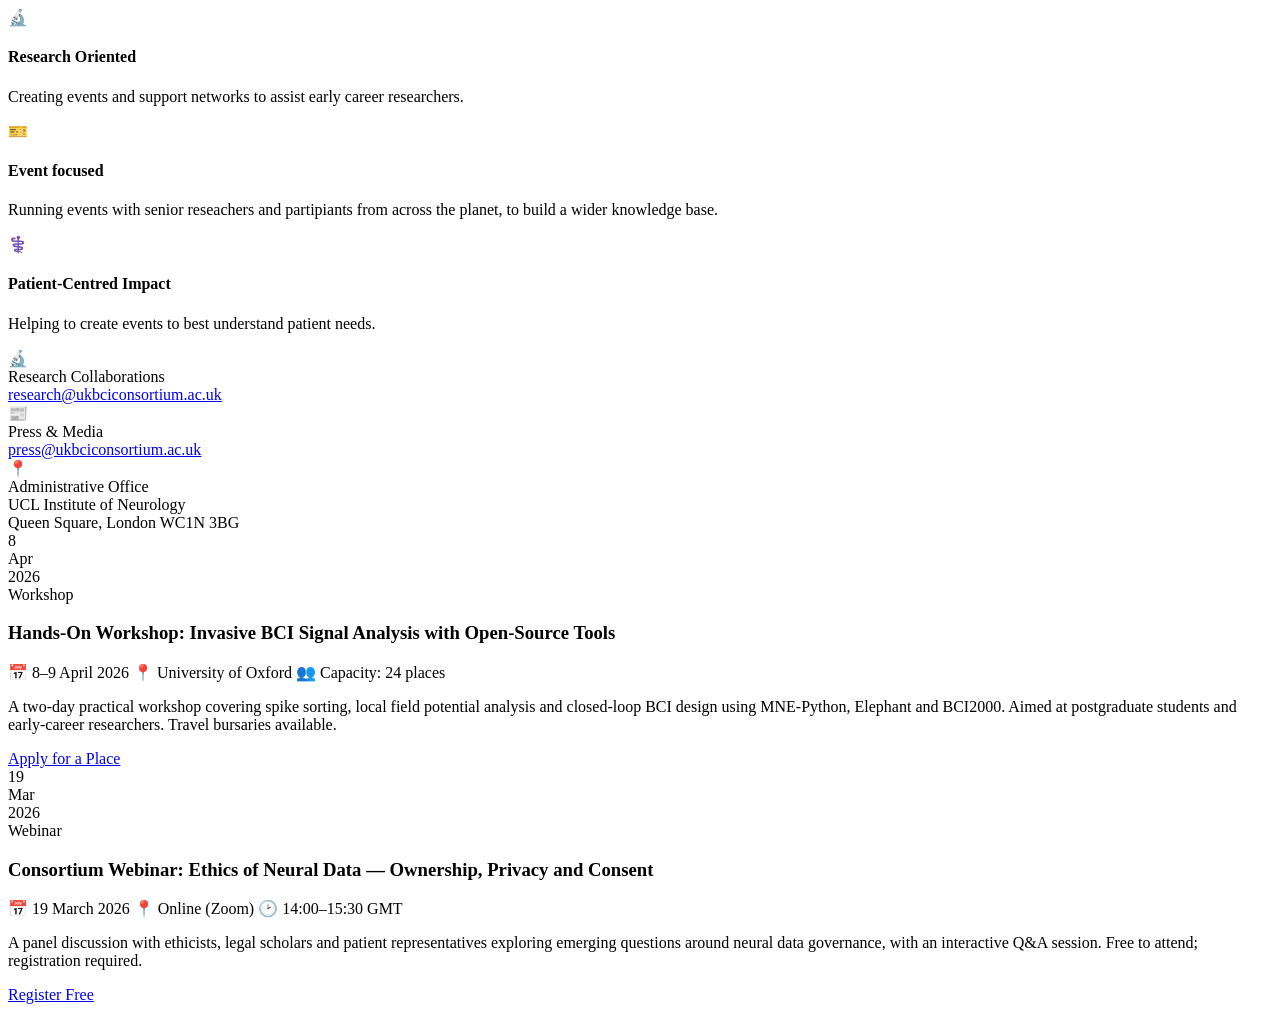
<file: Unused-code.html>
<html>
    <body>

    <div class="about-pillars">
        <div class="about-pillar fade-in fade-in-delay-2">
        <span class="about-pillar-icon">🔬</span>
        <div>
            <h4>Research Oriented</h4>
            <p>Creating events and support networks to assist early career researchers.</p>
        </div>
        </div>
        <div class="about-pillar fade-in fade-in-delay-3">
        <span class="about-pillar-icon">🎫</span>
        <div>
            <h4>Event focused</h4>
            <p>Running events with senior reseachers and partipiants from across the planet,
            to build a wider knowledge base.</p>
        </div>
        </div>
        <div class="about-pillar fade-in fade-in-delay-4">
        <span class="about-pillar-icon">⚕️</span>
        <div>
            <h4>Patient-Centred Impact</h4>
            <p>Helping to create events to best understand patient needs.</p>
        </div>
        </div>
    </div>

    <div class="contact-item">
                                <div class="contact-item-icon">🔬</div>
                                <div>
                                    <div class="contact-item-label">Research Collaborations</div>
                                    <div class="contact-item-value"><a
                                            href="mailto:research@ukbciconsortium.ac.uk">research@ukbciconsortium.ac.uk</a>
                                    </div>
                                </div>
                            </div>

                            <div class="contact-item">
                                <div class="contact-item-icon">📰</div>
                                <div>
                                    <div class="contact-item-label">Press &amp; Media</div>
                                    <div class="contact-item-value"><a
                                            href="mailto:press@ukbciconsortium.ac.uk">press@ukbciconsortium.ac.uk</a>
                                    </div>
                                </div>
                            </div>

                            <div class="contact-item">
                                <div class="contact-item-icon">📍</div>
                                <div>
                                    <div class="contact-item-label">Administrative Office</div>
                                    <div class="contact-item-value">UCL Institute of Neurology<br />Queen Square, London
                                        WC1N 3BG</div>
                                </div>
                            </div>




    <!-- Event 2 -->
                    <div class="event-card fade-in fade-in-delay-1" data-category="upcoming" id="event-oxford-workshop">
                        <div class="event-date-col">
                            <div class="event-day">8</div>
                            <div class="event-month">Apr</div>
                            <div class="event-year">2026</div>
                        </div>
                        <div class="event-body">
                            <span class="card-tag tag-event" style="margin-bottom:0.5rem;">Workshop</span>
                            <h3 class="event-title">Hands-On Workshop: Invasive BCI Signal Analysis with Open-Source
                                Tools</h3>
                            <div class="event-details">
                                <span class="event-detail">📅 8–9 April 2026</span>
                                <span class="event-detail">📍 University of Oxford</span>
                                <span class="event-detail">👥 Capacity: 24 places</span>
                            </div>
                            <p class="event-desc">A two-day practical workshop covering spike sorting, local field
                                potential analysis and closed-loop BCI design using MNE-Python, Elephant and BCI2000.
                                Aimed at postgraduate students and early-career researchers. Travel bursaries available.
                            </p>
                            <div class="event-actions">
                                <a href="#" class="btn btn-blue btn-sm">Apply for a Place</a>
                            </div>
                        </div>
                    </div>

                    <!-- Event 3 -->
                    <div class="event-card fade-in fade-in-delay-2" data-category="upcoming" id="event-webinar-march">
                        <div class="event-date-col">
                            <div class="event-day">19</div>
                            <div class="event-month">Mar</div>
                            <div class="event-year">2026</div>
                        </div>
                        <div class="event-body">
                            <span class="card-tag tag-event" style="margin-bottom:0.5rem;">Webinar</span>
                            <h3 class="event-title">Consortium Webinar: Ethics of Neural Data — Ownership, Privacy and
                                Consent</h3>
                            <div class="event-details">
                                <span class="event-detail">📅 19 March 2026</span>
                                <span class="event-detail">📍 Online (Zoom)</span>
                                <span class="event-detail">🕑 14:00–15:30 GMT</span>
                            </div>
                            <p class="event-desc">A panel discussion with ethicists, legal scholars and patient
                                representatives exploring emerging questions around neural data governance, with an
                                interactive Q&amp;A session. Free to attend; registration required.</p>
                            <div class="event-actions">
                                <a href="#" class="btn btn-blue btn-sm">Register Free</a>
                            </div>
                        </div>
                    </div>
    </body>
</html>
</file>
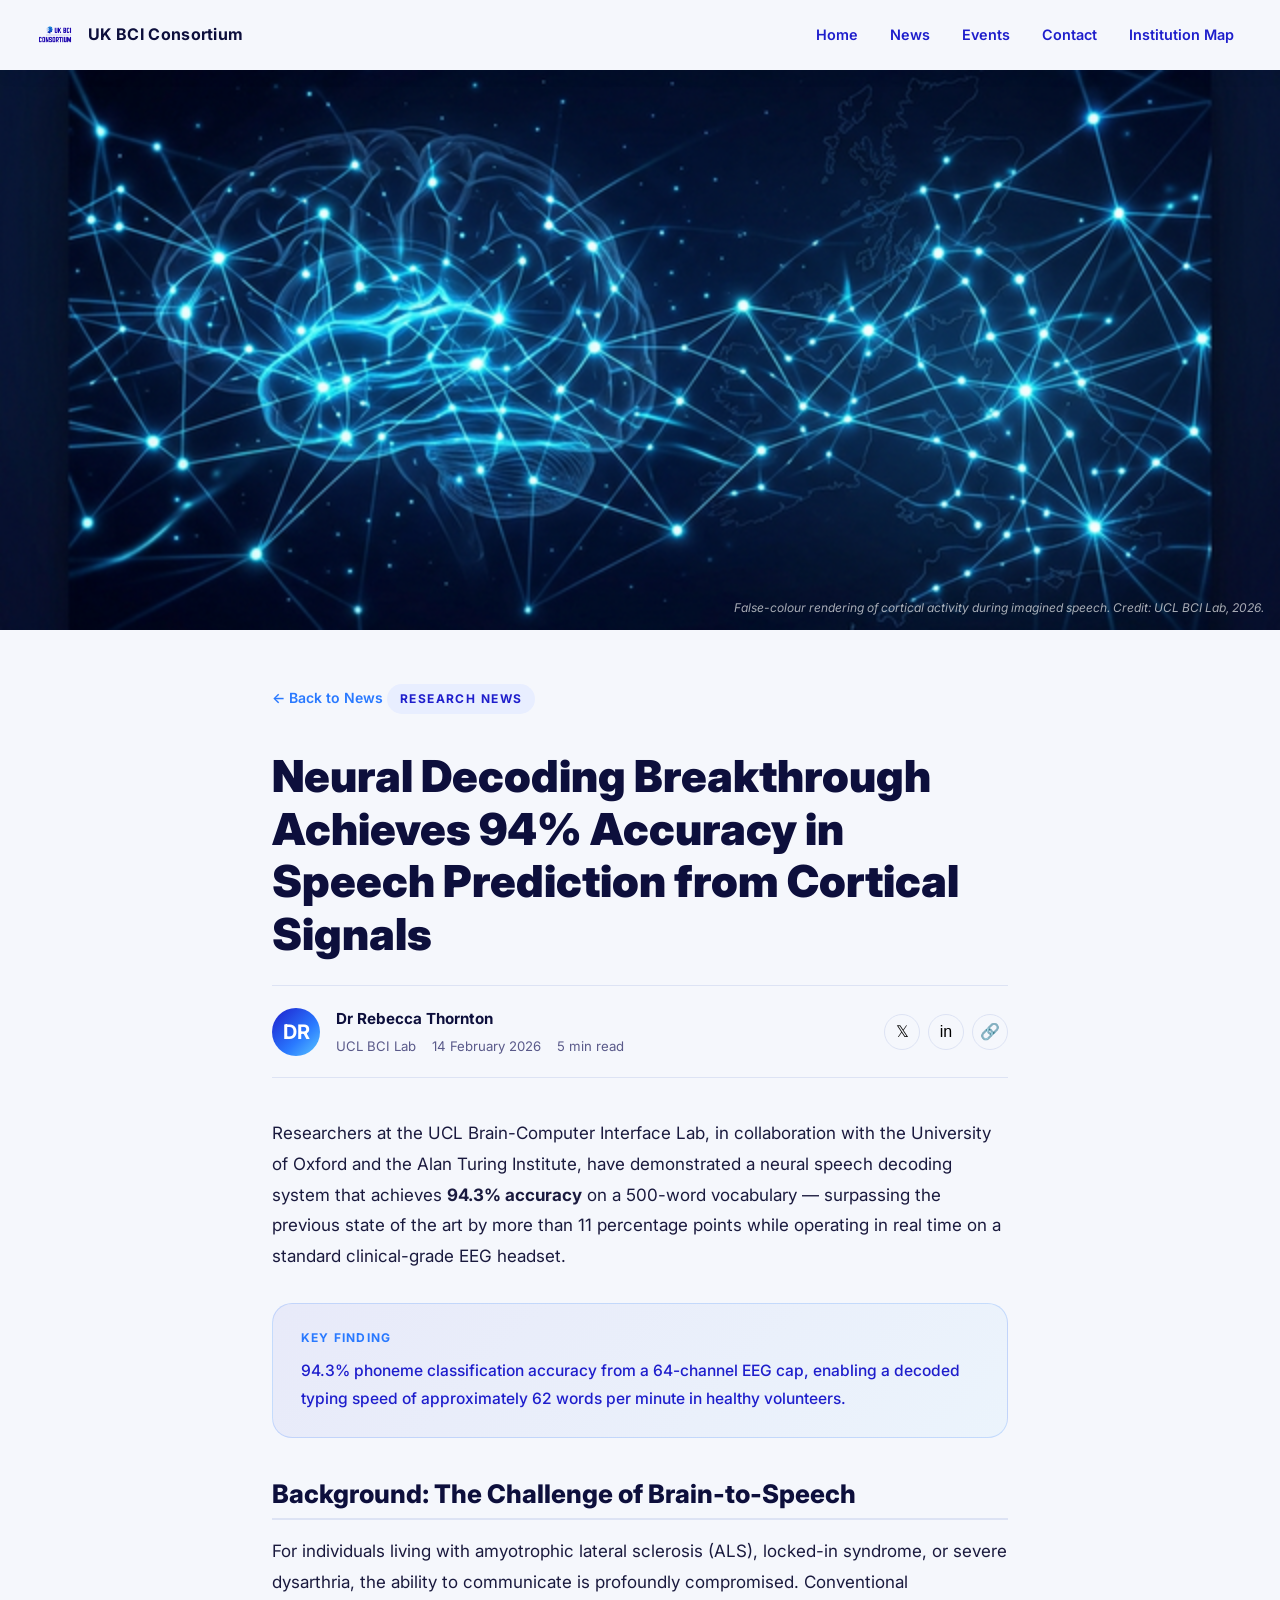
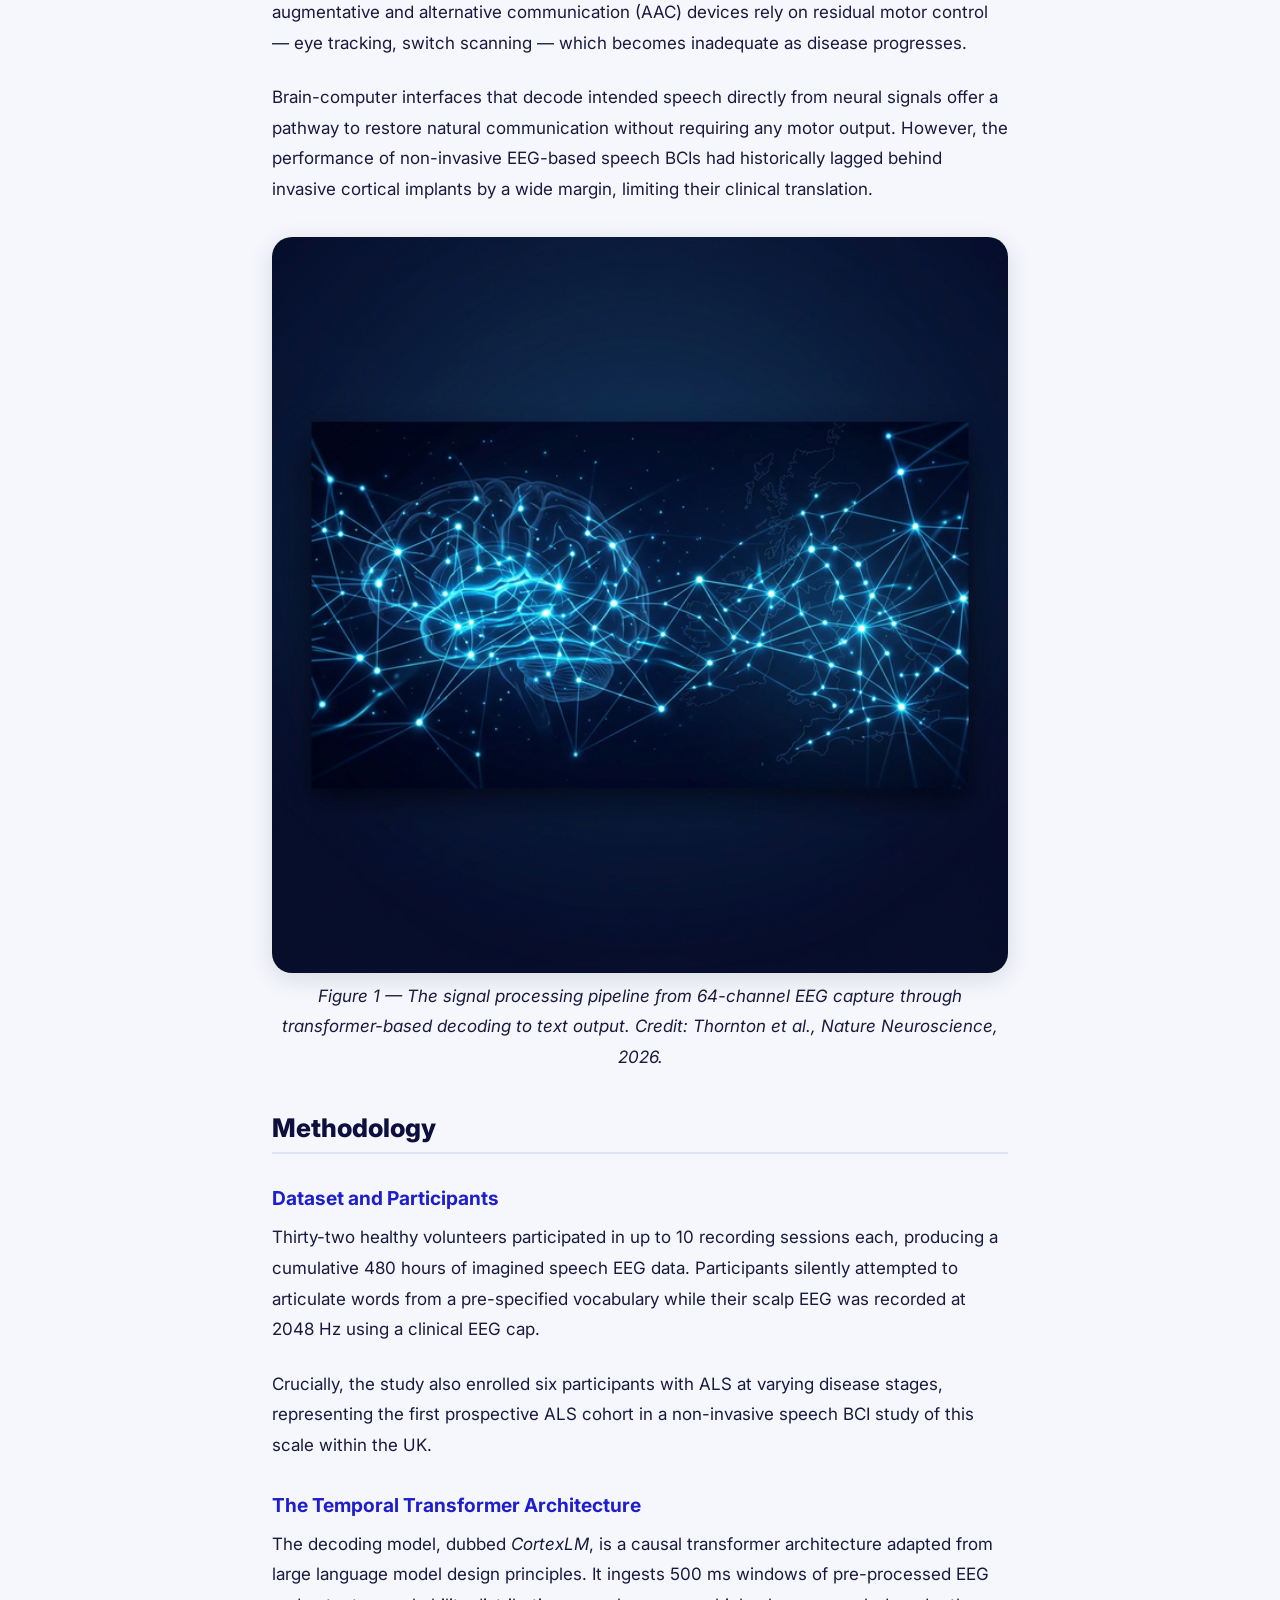
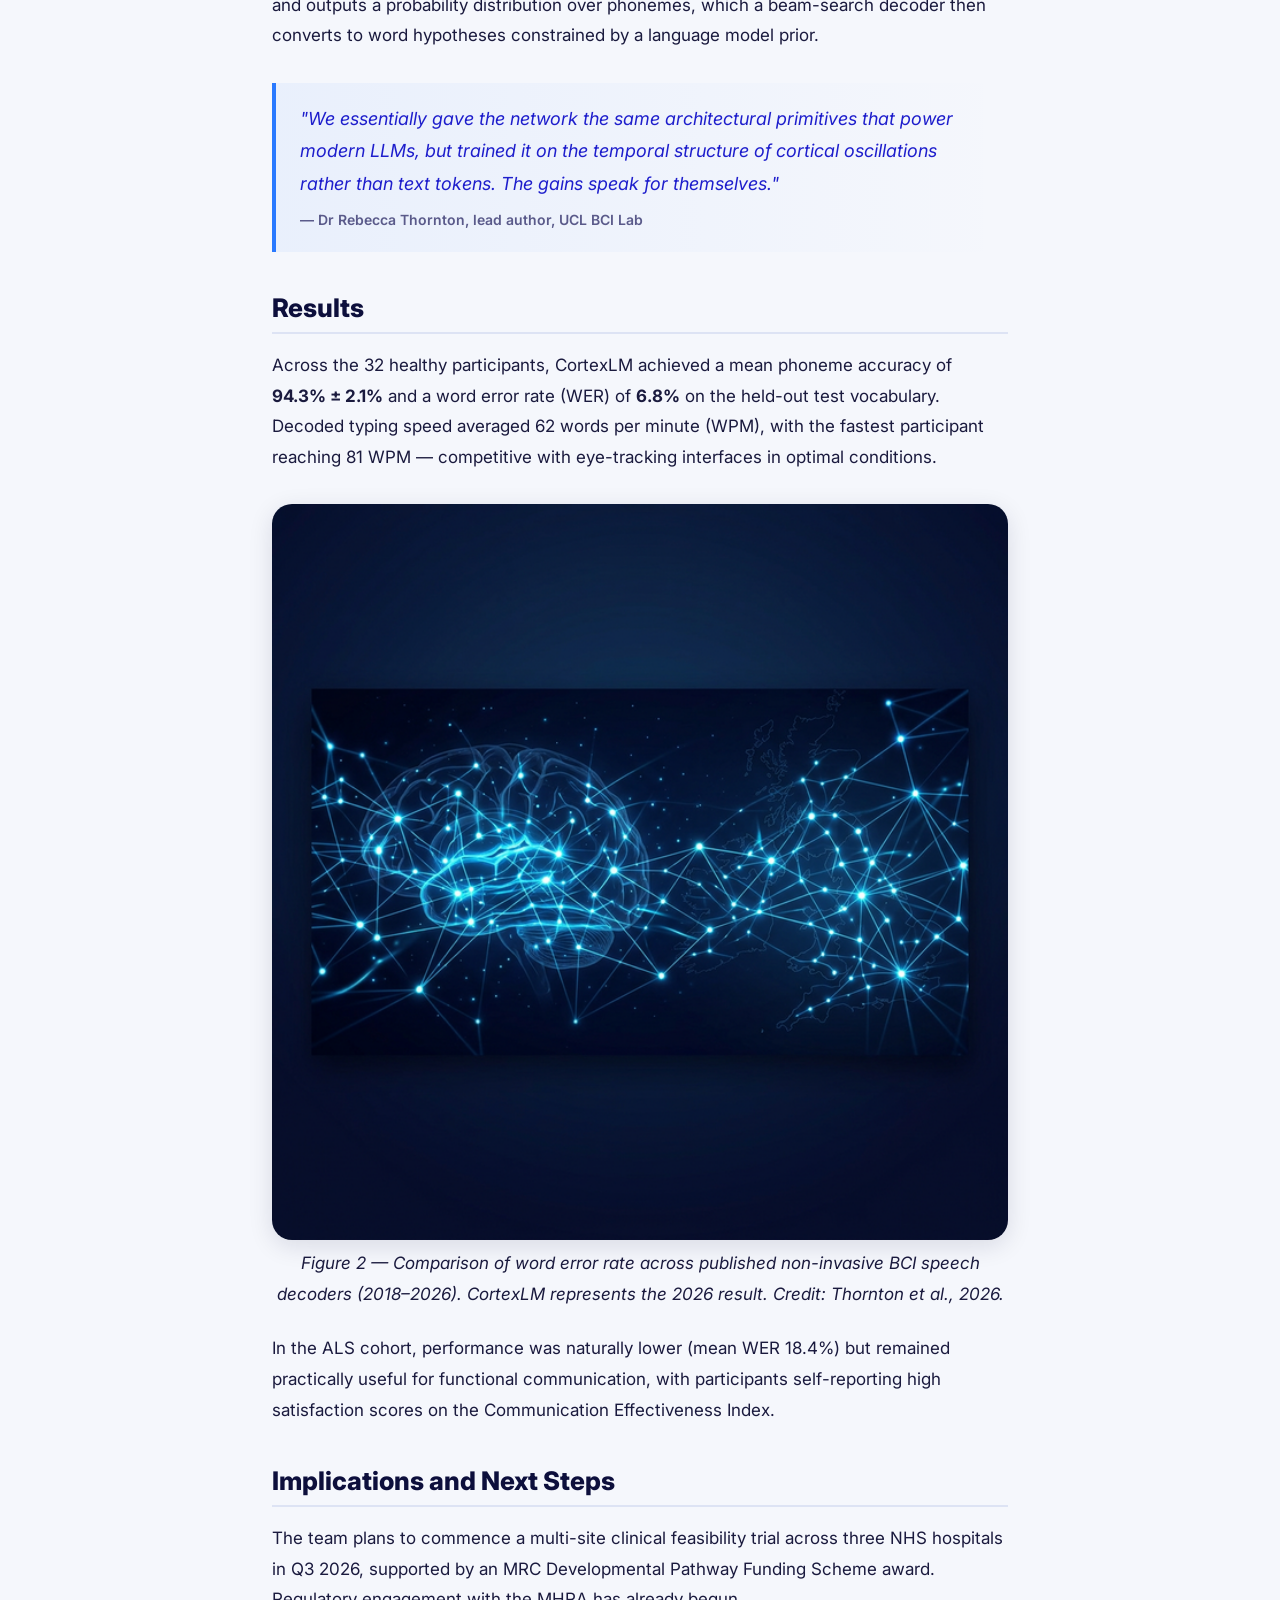
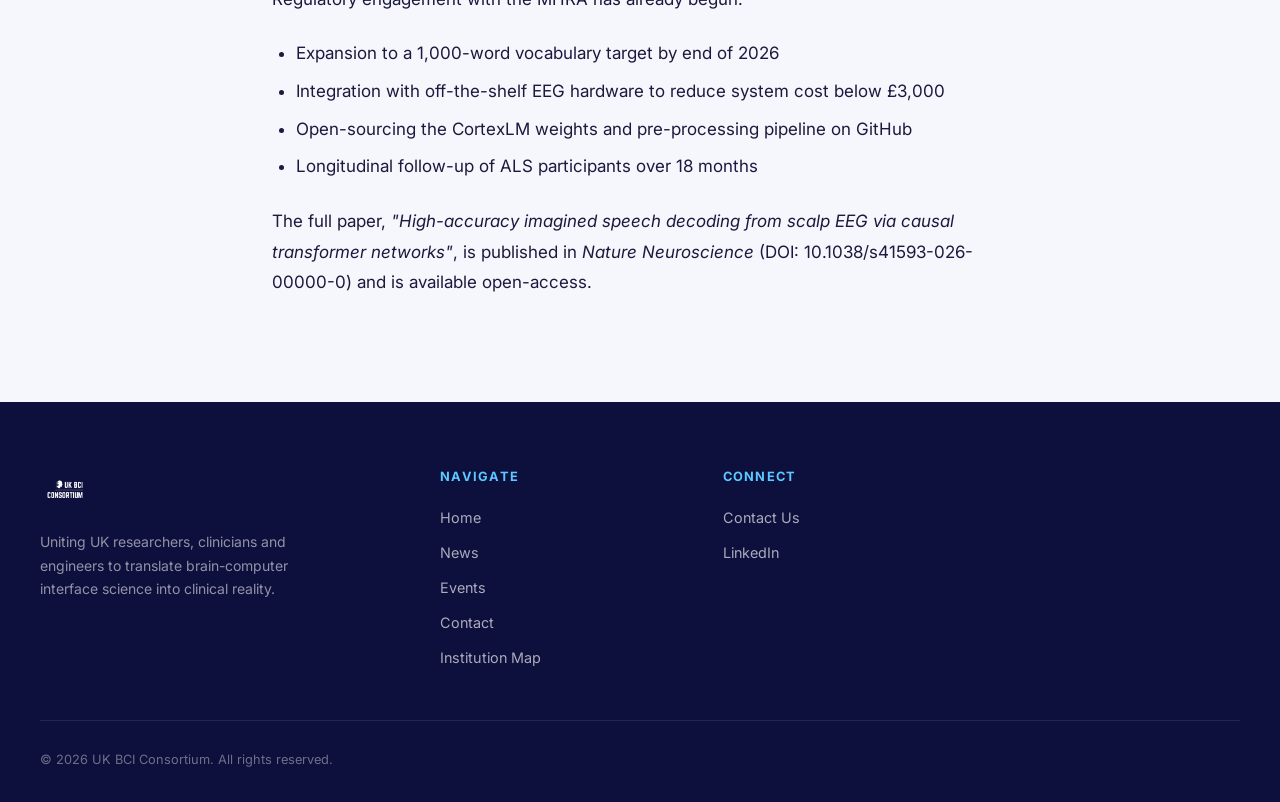
<file: articles/article.html>
<!DOCTYPE html>
<html lang="en">

<head>
    <meta charset="UTF-8" />
    <meta name="viewport" content="width=device-width, initial-scale=1.0" />
    <title>Neural Decoding Breakthrough — UK BCI Consortium</title>
    <meta name="description"
        content="Researchers at the UCL BCI Lab have achieved 94% accuracy in predicting intended speech directly from cortical signals, a landmark result for non-invasive BCI." />
    <link rel="stylesheet" href="../styles.css" />
</head>

<body>

    <!-- NAVBAR -->
    <nav class="navbar" role="navigation" aria-label="Main navigation">
        <a href="../index.html" class="navbar-logo">
            <img src="../assets/logo.png" alt="UK BCI Consortium logo" />
            <span>UK BCI Consortium</span>
        </a>
        <ul class="navbar-links">
            <li><a href="../index.html">Home</a></li>
            <li><a href="../news.html">News</a></li>
            <li><a href="../events.html">Events</a></li>
            <li><a href="../contact.html">Contact</a></li>
            <li><a href="../map.html">Institution Map</a></li>
        </ul>
        <button class="navbar-hamburger" aria-label="Toggle menu" aria-expanded="false">
            <span></span><span></span><span></span>
        </button>
    </nav>
    <div class="navbar-mobile">
        <ul>
            <li><a href="../index.html">Home</a></li>
            <li><a href="../news.html">News</a></li>
            <li><a href="../events.html">Events</a></li>
            <li><a href="../contact.html">Contact</a></li>
            <li><a href="../map.html">Institution Map</a></li>
        </ul>
    </div>

    <main class="page-content">

        <!-- ═══════════════════════════════════════
         TOP MEDIA BLOCK
    ════════════════════════════════════════ -->
        <div class="article-hero-media-container">
            <!--
        Replace the <img> below with a <video> tag to use a video, e.g.:
        <video class="article-hero-media" autoplay muted loop playsinline>
          <source src="assets/your-video.mp4" type="video/mp4" />
        </video>

        Or use an animated GIF:
        <img class="article-hero-media" src="assets/your-animation.gif" alt="Description" />
      -->
            <img class="article-hero-media" src="../assets/hero.png"
                alt="False-colour rendering of cortical electrode array capturing speech-related neural activity" />
            <div class="article-hero-caption">
                False-colour rendering of cortical activity during imagined speech. Credit: UCL BCI Lab, 2026.
            </div>
        </div>

        <!-- ═══════════════════════════════════════
         ARTICLE LAYOUT
    ════════════════════════════════════════ -->
        <div class="article-layout">

            <!-- Back link -->
            <a href="../news.html" class="article-back">&#8592; Back to News</a>

            <!-- Category tag -->
            <span class="article-category-tag tag-news">Research News</span>

            <!-- Headline -->
            <h1 class="article-headline">
                Neural Decoding Breakthrough Achieves 94% Accuracy in Speech Prediction from Cortical Signals
            </h1>

            <!-- Author bar -->
            <div class="article-author-bar">
                <div class="author-avatar">DR</div>
                <div>
                    <div class="author-info-name">Dr Rebecca Thornton</div>
                    <div class="author-info-meta">
                        <span>UCL BCI Lab</span>
                        <span>14 February 2026</span>
                        <span>5 min read</span>
                    </div>
                </div>
                <div class="article-share" aria-label="Share this article">
                    <button class="share-btn" title="Share on Twitter/X" aria-label="Share on Twitter">𝕏</button>
                    <button class="share-btn" title="Share on LinkedIn" aria-label="Share on LinkedIn">in</button>
                    <button class="share-btn" title="Copy link" aria-label="Copy link">🔗</button>
                </div>
            </div>

            <!-- ── ARTICLE BODY ──────────────────── -->
            <article class="article-body">

                <p>
                    Researchers at the UCL Brain-Computer Interface Lab, in collaboration with the University of Oxford
                    and the Alan Turing Institute, have demonstrated a neural speech decoding system that achieves
                    <strong>94.3% accuracy</strong> on a 500-word vocabulary — surpassing the previous state of the art
                    by more than 11 percentage points while operating in real time on a standard clinical-grade EEG
                    headset.
                </p>

                <div class="article-callout">
                    <div class="article-callout-label">Key Finding</div>
                    <p>94.3% phoneme classification accuracy from a 64-channel EEG cap, enabling a decoded typing speed
                        of approximately 62 words per minute in healthy volunteers.</p>
                </div>

                <h2>Background: The Challenge of Brain-to-Speech</h2>

                <p>
                    For individuals living with amyotrophic lateral sclerosis (ALS), locked-in syndrome, or severe
                    dysarthria, the ability to communicate is profoundly compromised. Conventional augmentative and
                    alternative communication (AAC) devices rely on residual motor control — eye tracking, switch
                    scanning — which becomes inadequate as disease progresses.
                </p>

                <p>
                    Brain-computer interfaces that decode intended speech directly from neural signals offer a pathway
                    to restore natural communication without requiring any motor output. However, the performance of
                    non-invasive EEG-based speech BCIs had historically lagged behind invasive cortical implants by a
                    wide margin, limiting their clinical translation.
                </p>

                <!-- Inline image with caption -->
                <img class="article-inline-img" src="../assets/hero.png"
                    alt="Diagram showing the signal processing pipeline from EEG electrode array to decoded text output" />
                <p class="article-img-caption">
                    Figure 1 — The signal processing pipeline from 64-channel EEG capture through transformer-based
                    decoding to text output. <em>Credit: Thornton et al., Nature Neuroscience, 2026.</em>
                </p>

                <h2>Methodology</h2>

                <h3>Dataset and Participants</h3>

                <p>
                    Thirty-two healthy volunteers participated in up to 10 recording sessions each, producing a
                    cumulative 480 hours of imagined speech EEG data. Participants silently attempted to articulate
                    words from a pre-specified vocabulary while their scalp EEG was recorded at 2048 Hz using a clinical
                    EEG cap.
                </p>

                <p>
                    Crucially, the study also enrolled six participants with ALS at varying disease stages, representing
                    the first prospective ALS cohort in a non-invasive speech BCI study of this scale within the UK.
                </p>

                <h3>The Temporal Transformer Architecture</h3>

                <p>
                    The decoding model, dubbed <em>CortexLM</em>, is a causal transformer architecture adapted from
                    large language model design principles. It ingests 500 ms windows of pre-processed EEG and outputs a
                    probability distribution over phonemes, which a beam-search decoder then converts to word hypotheses
                    constrained by a language model prior.
                </p>

                <blockquote>
                    <p>"We essentially gave the network the same architectural primitives that power modern LLMs, but
                        trained it on the temporal structure of cortical oscillations rather than text tokens. The gains
                        speak for themselves."</p>
                    <cite>— Dr Rebecca Thornton, lead author, UCL BCI Lab</cite>
                </blockquote>

                <h2>Results</h2>

                <p>
                    Across the 32 healthy participants, CortexLM achieved a mean phoneme accuracy of <strong>94.3% ±
                        2.1%</strong> and a word error rate (WER) of <strong>6.8%</strong> on the held-out test
                    vocabulary. Decoded typing speed averaged 62 words per minute (WPM), with the fastest participant
                    reaching 81 WPM — competitive with eye-tracking interfaces in optimal conditions.
                </p>

                <!-- Second inline image -->
                <img class="article-inline-img" src="../assets/hero.png"
                    alt="Bar chart comparing decoding accuracy across BCI systems from 2018 to 2026" />
                <p class="article-img-caption">
                    Figure 2 — Comparison of word error rate across published non-invasive BCI speech decoders
                    (2018–2026). CortexLM represents the 2026 result. <em>Credit: Thornton et al., 2026.</em>
                </p>

                <p>
                    In the ALS cohort, performance was naturally lower (mean WER 18.4%) but remained practically useful
                    for functional communication, with participants self-reporting high satisfaction scores on the
                    Communication Effectiveness Index.
                </p>

                <h2>Implications and Next Steps</h2>

                <p>
                    The team plans to commence a multi-site clinical feasibility trial across three NHS hospitals in Q3
                    2026, supported by an MRC Developmental Pathway Funding Scheme award. Regulatory engagement with the
                    MHRA has already begun.
                </p>

                <ul>
                    <li>Expansion to a 1,000-word vocabulary target by end of 2026</li>
                    <li>Integration with off-the-shelf EEG hardware to reduce system cost below £3,000</li>
                    <li>Open-sourcing the CortexLM weights and pre-processing pipeline on GitHub</li>
                    <li>Longitudinal follow-up of ALS participants over 18 months</li>
                </ul>

                <p>
                    The full paper, <em>"High-accuracy imagined speech decoding from scalp EEG via causal transformer
                        networks"</em>, is published in <em>Nature Neuroscience</em> (DOI: 10.1038/s41593-026-00000-0)
                    and is available open-access.
                </p>

            </article>

        </div><!-- /.article-layout -->
    </main>

  <!-- FOOTER -->
  <footer class="footer" role="contentinfo">
    <div class="footer-inner">
      <div class="footer-top">
        <div class="footer-brand">
          <img src="../assets/logo.png" alt="UK BCI Consortium" />
          <p>Uniting UK researchers, clinicians and engineers to translate brain-computer interface science
            into clinical reality.</p>
        </div>
        <div>
          <p class="footer-col-title">Navigate</p>
          <ul class="footer-links">
            <li><a href="../index.html">Home</a></li>
            <li><a href="../news.html">News</a></li>
            <li><a href="../events.html">Events</a></li>
            <li><a href="../contact.html">Contact</a></li>
            <li><a href="../map.html">Institution Map</a></li>
          </ul>
        </div>
        <div>
          <p class="footer-col-title">Connect</p>
          <ul class="footer-links">
            <li><a href="../contact.html">Contact Us</a></li>
            <li><a href="https://www.linkedin.com/company/uk-bci-consortium" target="_blank" rel="noopener">LinkedIn</a></li>
          </ul>
        </div>
      </div>
      <div class="footer-bottom">
        <p>&copy; 2026 UK BCI Consortium. All rights reserved.</p>
      </div>
    </div>
  </footer>

    <script src="../script.js"></script>
</body>

</html>
</file>
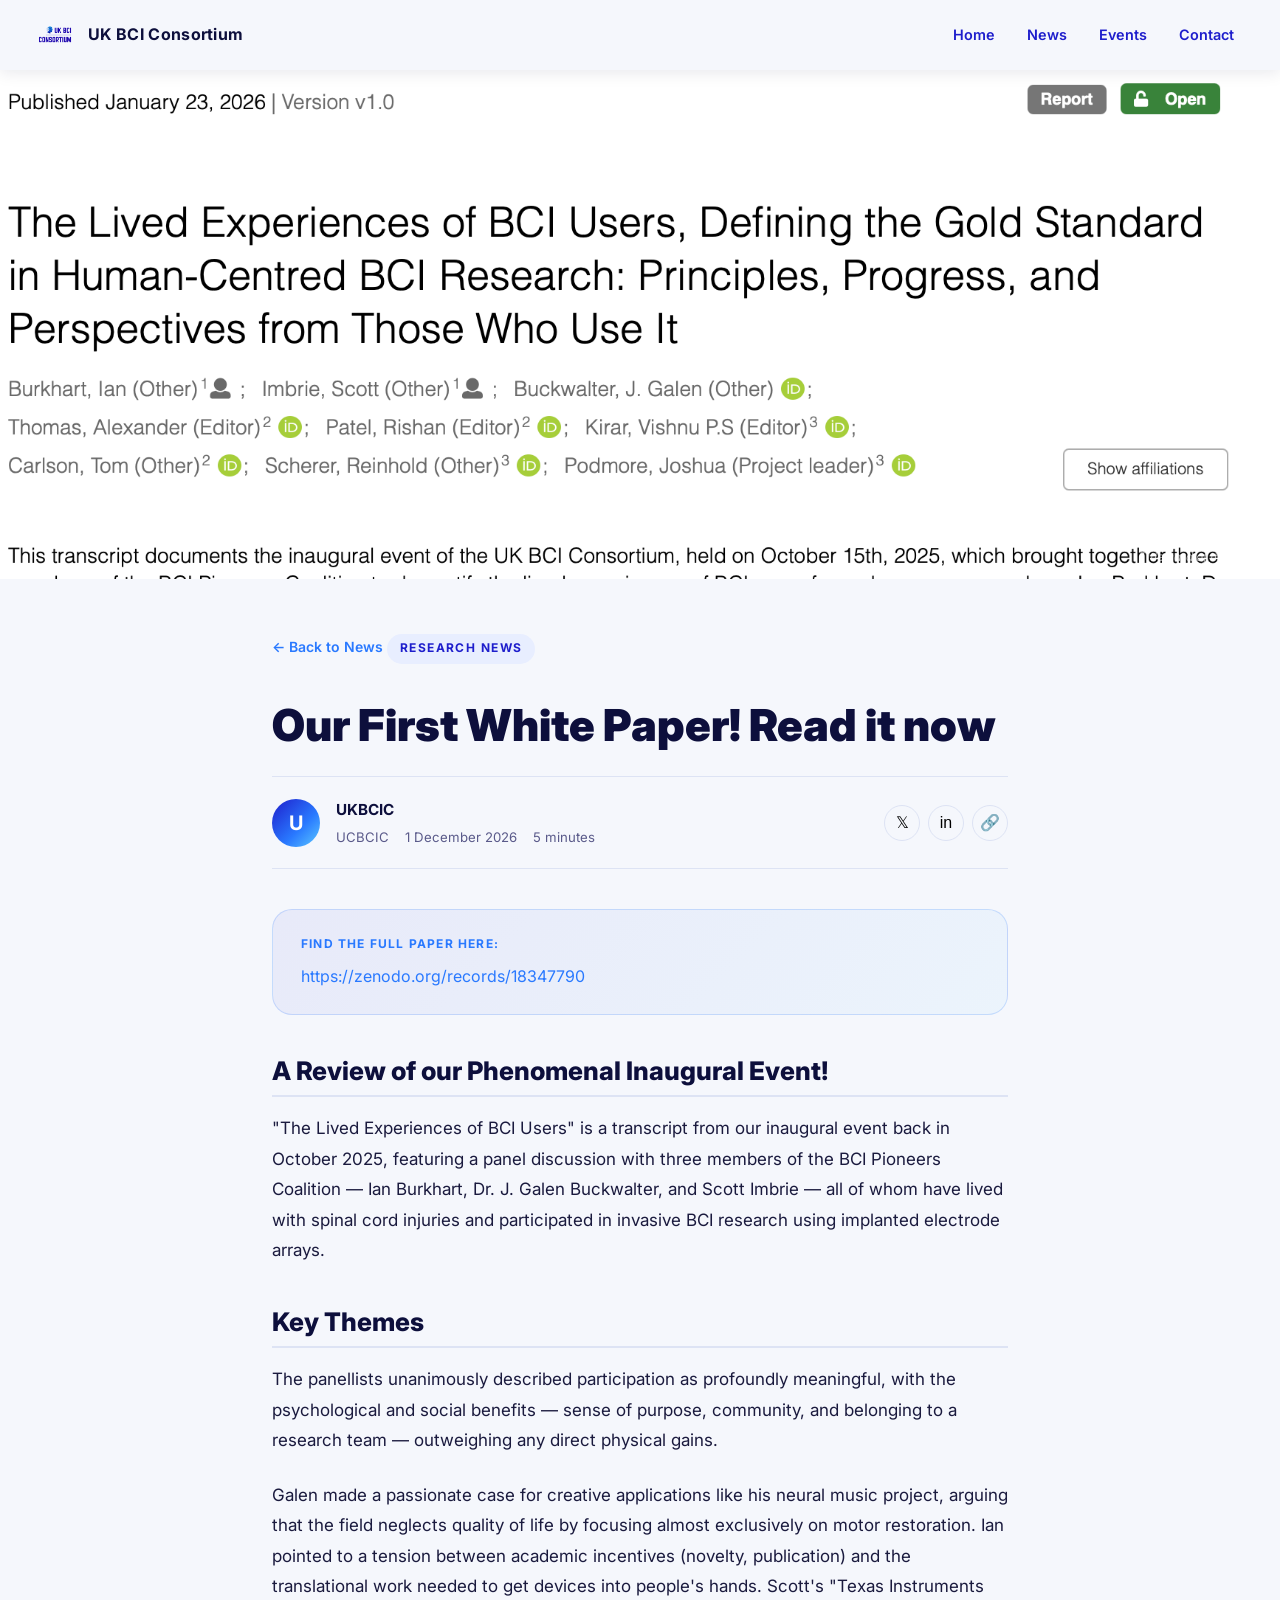
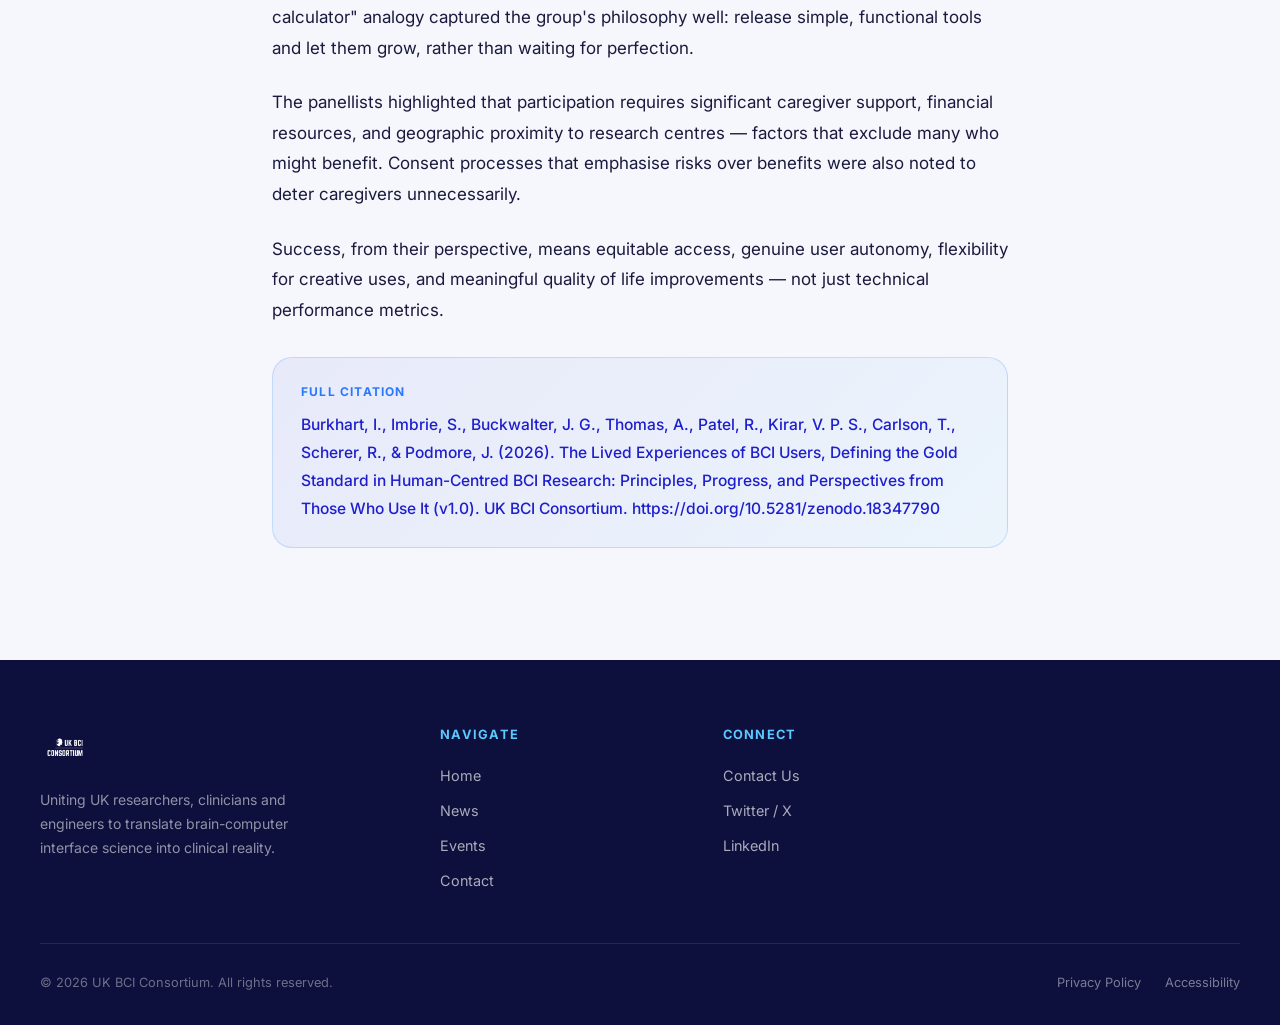
<file: articles/our-first-white-paper-read-it-now.html>
<!DOCTYPE html>
<html lang="en">
<head>
  <meta charset="UTF-8" />
  <meta name="viewport" content="width=device-width, initial-scale=1.0" />
  <title>Our First White Paper! Read it now — UK BCI Consortium</title>
  <meta name="description" content="Our First White Paper! Read it now" />
  <link rel="stylesheet" href="../styles.css" />
</head>
<body>

  <!-- NAVBAR -->
  <nav class="navbar" role="navigation" aria-label="Main navigation">
    <a href="../index.html" class="navbar-logo">
      <img src="../assets/logo.png" alt="UK BCI Consortium logo" />
      <span>UK BCI Consortium</span>
    </a>
    <ul class="navbar-links">
      <li><a href="../index.html">Home</a></li>
      <li><a href="../news.html">News</a></li>
      <li><a href="../events.html">Events</a></li>
      <li><a href="../contact.html">Contact</a></li>
    </ul>
    <button class="navbar-hamburger" aria-label="Toggle menu" aria-expanded="false">
      <span></span><span></span><span></span>
    </button>
  </nav>
  <div class="navbar-mobile">
    <ul>
      <li><a href="../index.html">Home</a></li>
      <li><a href="../news.html">News</a></li>
      <li><a href="../events.html">Events</a></li>
      <li><a href="../contact.html">Contact</a></li>
    </ul>
  </div>

  <main class="page-content">

    <div class="article-hero-media-container">
      <img
        class="article-hero-media"
        src="[data-uri]"
        alt="Our First White Paper! Read it now"
      />
      <div class="article-hero-caption">Title card of the paper</div>
    </div>

    <div class="article-layout">

      <a href="../news.html" class="article-back">&#8592; Back to News</a>

      <span class="article-category-tag tag-news">Research News</span>

      <h1 class="article-headline">
        Our First White Paper! Read it now
      </h1>

      <div class="article-author-bar">
        <div class="author-avatar">U</div>
        <div>
          <div class="author-info-name">UKBCIC</div>
          <div class="author-info-meta">
            <span>UCBCIC</span>
            <span>1 December 2026</span>
            <span>5 minutes</span>
          </div>
        </div>
        <div class="article-share" aria-label="Share this article">
          <button class="share-btn" title="Share on Twitter/X" aria-label="Share on Twitter">𝕏</button>
          <button class="share-btn" title="Share on LinkedIn" aria-label="Share on LinkedIn">in</button>
          <button class="share-btn" title="Copy link" aria-label="Copy link">🔗</button>
        </div>
      </div>

      <article class="article-body">

                <div class="article-callout">
          <div class="article-callout-label">Find the full paper here:</div>
          <a href="https://zenodo.org/records/18347790">https://zenodo.org/records/18347790</a>
        </div>

                <h2>A Review of our Phenomenal Inaugural Event!</h2>

                <p>
          &quot;The Lived Experiences of BCI Users&quot; is a transcript from our inaugural event back in October 2025, featuring a panel discussion with three members of the BCI Pioneers Coalition — Ian Burkhart, Dr. J. Galen Buckwalter, and Scott Imbrie — all of whom have lived with spinal cord injuries and participated in invasive BCI research using implanted electrode arrays.

        </p>

                <h2>Key Themes</h2>

                <p>
          The panellists unanimously described participation as profoundly meaningful, with the psychological and social benefits — sense of purpose, community, and belonging to a research team — outweighing any direct physical gains.
        </p>

                <p>
          Galen made a passionate case for creative applications like his neural music project, arguing that the field neglects quality of life by focusing almost exclusively on motor restoration. Ian pointed to a tension between academic incentives (novelty, publication) and the translational work needed to get devices into people&#39;s hands. Scott&#39;s &quot;Texas Instruments calculator&quot; analogy captured the group&#39;s philosophy well: release simple, functional tools and let them grow, rather than waiting for perfection.
        </p>

                <p>
          The panellists highlighted that participation requires significant caregiver support, financial resources, and geographic proximity to research centres — factors that exclude many who might benefit. Consent processes that emphasise risks over benefits were also noted to deter caregivers unnecessarily.
        </p>

                <p>
          Success, from their perspective, means equitable access, genuine user autonomy, flexibility for creative uses, and meaningful quality of life improvements — not just technical performance metrics.
        </p>

                <div class="article-callout">
          <div class="article-callout-label">Full Citation</div>
          <p>Burkhart, I., Imbrie, S., Buckwalter, J. G., Thomas, A., Patel, R., Kirar, V. P. S., Carlson, T., Scherer, R., &amp; Podmore, J. (2026). The Lived Experiences of BCI Users, Defining the Gold Standard in Human-Centred BCI Research: Principles, Progress, and Perspectives from Those Who Use It (v1.0). UK BCI Consortium. https://doi.org/10.5281/zenodo.18347790</p>
        </div>

      </article>

    </div>
  </main>

  <!-- FOOTER -->
  <footer class="footer" role="contentinfo">
    <div class="footer-inner">
      <div class="footer-top">
        <div class="footer-brand">
          <img src="../assets/logo.png" alt="UK BCI Consortium" />
          <p>Uniting UK researchers, clinicians and engineers to translate brain-computer interface science into clinical reality.</p>
        </div>
        <div>
          <p class="footer-col-title">Navigate</p>
          <ul class="footer-links">
            <li><a href="../index.html">Home</a></li>
            <li><a href="../news.html">News</a></li>
            <li><a href="../events.html">Events</a></li>
            <li><a href="../contact.html">Contact</a></li>
          </ul>
        </div>
        <div>
          <p class="footer-col-title">Connect</p>
          <ul class="footer-links">
            <li><a href="../contact.html">Contact Us</a></li>
            <li><a href="https://twitter.com" target="_blank" rel="noopener">Twitter / X</a></li>
            <li><a href="https://linkedin.com" target="_blank" rel="noopener">LinkedIn</a></li>
          </ul>
        </div>
      </div>
      <div class="footer-bottom">
        <p>&copy; 2026 UK BCI Consortium. All rights reserved.</p>
        <div class="footer-bottom-links">
          <a href="#">Privacy Policy</a>
          <a href="#">Accessibility</a>
        </div>
      </div>
    </div>
  </footer>

  <script src="../script.js"></script>
</body>
</html>
</file>
<file: styles.css>
/* ============================================================
   UK BCI CONSORTIUM — SHARED STYLESHEET
   Colour palette derived from official logo
   ============================================================ */

/* ---------- Google Fonts ---------- */
@import url('https://fonts.googleapis.com/css2?family=Inter:wght@300;400;500;600;700;800;900&family=Playfair+Display:ital,wght@0,700;0,900;1,700&display=swap');

/* ---------- CSS Custom Properties ---------- */
:root {
  /* Brand colours */
  --clr-primary: #1E1ECC;
  /* Deep royal blue  — logo text */
  --clr-blue: #2979FF;
  /* Vivid blue        — buttons / links */
  --clr-cyan: #5BC8FF;
  /* Cyan sky blue     — accents / highlights */
  --clr-navy: #0D0F3C;
  /* Deep navy         — navbar / dark sections */
  --clr-bg: #F5F7FC;
  /* Soft blue-white   — page background */
  --clr-white: #FFFFFF;
  /* Pure white        — cards / navbar */

  /* Derived / utility colours */
  --clr-text: #1A1A3E;
  --clr-text-muted: #5A5A8A;
  --clr-border: #DDE3F4;
  --clr-card-hover: #EBF0FF;
  --clr-tag-bg: #E8EEFF;

  /* Gradients */
  --grad-brand: linear-gradient(135deg, var(--clr-primary) 0%, var(--clr-blue) 60%, var(--clr-cyan) 100%);
  --grad-hero: linear-gradient(160deg, rgba(13, 15, 60, 0.92) 0%, rgba(30, 30, 204, 0.55) 60%, rgba(91, 200, 255, 0.25) 100%);
  --grad-card: linear-gradient(135deg, rgba(41, 121, 255, 0.08) 0%, rgba(91, 200, 255, 0.04) 100%);

  /* Typography */
  --font-sans: 'Inter', system-ui, sans-serif;
  --font-serif: 'Playfair Display', Georgia, serif;

  /* Spacing */
  --radius: 12px;
  --radius-lg: 20px;
  --shadow-sm: 0 2px 8px rgba(13, 15, 60, 0.07);
  --shadow-md: 0 6px 24px rgba(13, 15, 60, 0.12);
  --shadow-lg: 0 16px 48px rgba(13, 15, 60, 0.16);

  /* Transitions */
  --ease: cubic-bezier(0.4, 0, 0.2, 1);
}

/* ---------- Reset & Base ---------- */
*,
*::before,
*::after {
  box-sizing: border-box;
  margin: 0;
  padding: 0;
}

html {
  scroll-behavior: smooth;
}

body {
  font-family: var(--font-sans);
  background: var(--clr-bg);
  color: var(--clr-text);
  line-height: 1.7;
  min-height: 100vh;
}

img,
video {
  max-width: 100%;
  height: auto;
  display: block;
}

a {
  color: var(--clr-blue);
  text-decoration: none;
}

a:hover {
  text-decoration: underline;
}

/* ---------- Typography ---------- */
h1,
h2,
h3,
h4,
h5,
h6 {
  font-family: var(--font-sans);
  color: var(--clr-navy);
  line-height: 1.25;
  font-weight: 800;
}

.section-label {
  display: inline-block;
  font-size: 0.75rem;
  font-weight: 700;
  letter-spacing: 0.15em;
  text-transform: uppercase;
  color: var(--clr-blue);
  margin-bottom: 0.75rem;
}

.section-title {
  font-size: clamp(1.75rem, 4vw, 2.75rem);
  font-weight: 900;
  color: var(--clr-navy);
  margin-bottom: 1rem;
}

.section-sub {
  font-size: 1.0625rem;
  color: var(--clr-text-muted);
  max-width: 640px;
}

/* ============================================================
   NAVBAR
   ============================================================ */
.navbar {
  position: fixed;
  top: 0;
  left: 0;
  right: 0;
  z-index: 1000;
  display: flex;
  align-items: center;
  justify-content: space-between;
  padding: 0 2rem;
  height: 70px;
  background: rgba(245, 247, 252, 0.97);
  backdrop-filter: blur(12px);
  box-shadow: 0 2px 16px rgba(13, 15, 60, 0.1);
  transition: background 0.3s var(--ease);
}

.navbar-logo {
  display: flex;
  align-items: center;
  gap: 0.75rem;
  text-decoration: none;
}

.navbar-logo img {
  height: 44px;
  width: auto;
  filter: none;
  transition: filter 0.3s;
}

.navbar-logo span {
  font-size: 1rem;
  font-weight: 700;
  color: var(--clr-navy);
  letter-spacing: 0.02em;
  display: none;
}

@media (min-width: 600px) {
  .navbar-logo span {
    display: block;
  }
}

.navbar-links {
  display: flex;
  align-items: center;
  list-style: none;
  gap: 0.25rem;
}

.navbar-links a {
  display: block;
  padding: 0.5rem 0.875rem;
  color: var(--clr-primary);
  font-size: 0.9rem;
  font-weight: 600;
  border-radius: 8px;
  transition: color 0.2s, background 0.2s;
  text-decoration: none;
  white-space: nowrap;
}

.navbar-links a:hover,
.navbar-links a.active {
  color: var(--clr-blue);
  background: rgba(41, 121, 255, 0.08);
}

.navbar-hamburger {
  display: none;
  flex-direction: column;
  gap: 5px;
  cursor: pointer;
  padding: 8px;
  background: none;
  border: none;
}

.navbar-hamburger span {
  display: block;
  width: 24px;
  height: 2px;
  background: var(--clr-primary);
  border-radius: 2px;
  transition: transform 0.3s var(--ease), opacity 0.3s;
}

.navbar-mobile {
  display: none;
  position: fixed;
  top: 70px;
  left: 0;
  right: 0;
  background: rgba(13, 15, 60, 0.98);
  padding: 1rem;
  z-index: 999;
  border-top: 1px solid rgba(255, 255, 255, 0.1);
}

.navbar-mobile.open {
  display: block;
}

.navbar-mobile ul {
  list-style: none;
  display: flex;
  flex-direction: column;
  gap: 0.25rem;
}

.navbar-mobile a {
  display: block;
  padding: 0.75rem 1rem;
  color: rgba(255, 255, 255, 0.85);
  font-size: 1rem;
  font-weight: 500;
  border-radius: 8px;
  text-decoration: none;
  transition: background 0.2s, color 0.2s;
}

.navbar-mobile a:hover,
.navbar-mobile a.active {
  color: var(--clr-cyan);
  background: rgba(91, 200, 255, 0.1);
}

@media (max-width: 768px) {
  .navbar-links {
    display: none;
  }

  .navbar-hamburger {
    display: flex;
  }
}

/* ============================================================
   PAGE WRAPPER
   ============================================================ */
.page-content {
  padding-top: 70px;
}

/* ============================================================
   HERO SECTION
   ============================================================ */
.hero {
  position: relative;
  min-height: 92vh;
  display: flex;
  align-items: center;
  overflow: hidden;
}

.hero-bg {
  position: absolute;
  inset: 0;
  background-image: url('assets/hero.png');
  background-size: cover;
  background-position: center;
  background-repeat: no-repeat;
  z-index: 0;
}

.hero-overlay {
  position: absolute;
  inset: 0;
  background: var(--grad-hero);
  z-index: 1;
}

.hero-content {
  position: relative;
  z-index: 2;
  max-width: 1200px;
  margin: 0 auto;
  padding: 4rem 2rem;
}

.hero-tag {
  display: inline-flex;
  align-items: center;
  gap: 0.5rem;
  background: rgba(91, 200, 255, 0.15);
  border: 1px solid rgba(91, 200, 255, 0.35);
  color: var(--clr-cyan);
  font-size: 0.8rem;
  font-weight: 600;
  letter-spacing: 0.1em;
  text-transform: uppercase;
  padding: 0.35rem 0.875rem;
  border-radius: 999px;
  margin-bottom: 1.5rem;
}

.hero h1 {
  font-size: clamp(2.5rem, 7vw, 5rem);
  color: var(--clr-white);
  font-weight: 900;
  line-height: 1.1;
  margin-bottom: 1.5rem;
  max-width: 820px;
}

.hero h1 .hero-accent {
  background: var(--grad-brand);
  -webkit-background-clip: text;
  -webkit-text-fill-color: transparent;
  background-clip: text;
}

.hero-lead {
  font-size: clamp(1rem, 2.5vw, 1.25rem);
  color: rgba(255, 255, 255, 0.8);
  max-width: 600px;
  margin-bottom: 2.5rem;
  line-height: 1.7;
}

.hero-actions {
  display: flex;
  gap: 1rem;
  flex-wrap: wrap;
}



/* ============================================================
   BUTTONS
   ============================================================ */
.btn {
  display: inline-flex;
  align-items: center;
  gap: 0.5rem;
  padding: 0.75rem 1.75rem;
  border-radius: var(--radius);
  font-family: var(--font-sans);
  font-size: 0.95rem;
  font-weight: 600;
  cursor: pointer;
  border: none;
  transition: transform 0.2s var(--ease), box-shadow 0.2s var(--ease), background 0.2s;
  text-decoration: none;
}

.btn:hover {
  transform: translateY(-2px);
  text-decoration: none;
}

.btn-primary {
  background: var(--grad-brand);
  color: var(--clr-white);
  box-shadow: 0 4px 20px rgba(30, 30, 204, 0.4);
}

.btn-primary:hover {
  box-shadow: 0 8px 32px rgba(41, 121, 255, 0.5);
}

.btn-outline {
  background: transparent;
  color: var(--clr-white);
  border: 2px solid rgba(255, 255, 255, 0.45);
}

.btn-outline:hover {
  border-color: var(--clr-cyan);
  color: var(--clr-cyan);
}

.btn-blue {
  background: var(--clr-blue);
  color: var(--clr-white);
  box-shadow: 0 4px 16px rgba(41, 121, 255, 0.35);
}

.btn-blue:hover {
  background: var(--clr-primary);
  box-shadow: 0 8px 24px rgba(30, 30, 204, 0.45);
}

.btn-sm {
  padding: 0.5rem 1.1rem;
  font-size: 0.85rem;
}

/* ============================================================
   SECTIONS (shared)
   ============================================================ */
.section {
  padding: 5rem 2rem;
}

.section-inner {
  max-width: 1200px;
  margin: 0 auto;
}

.section-header {
  margin-bottom: 3rem;
}

.section-header.centered {
  text-align: center;
}

.section-header.centered .section-sub {
  margin: 0 auto;
}

/* Alternating section backgrounds */
.section--light {
  background: var(--clr-white);
}

.section--bg {
  background: var(--clr-bg);
}

.section--dark {
  background: var(--clr-navy);
}

.section--dark .section-title,
.section--dark h2,
.section--dark h3 {
  color: var(--clr-white);
}

.section--dark .section-sub,
.section--dark p {
  color: rgba(255, 255, 255, 0.7);
}

/* ============================================================
   CARDS (research / news / events / partners)
   ============================================================ */
.cards-grid {
  display: grid;
  grid-template-columns: repeat(auto-fill, minmax(280px, 1fr));
  gap: 1.5rem;
}

.card {
  background: var(--clr-white);
  border: 1px solid var(--clr-border);
  border-radius: var(--radius-lg);
  overflow: hidden;
  transition: transform 0.25s var(--ease), box-shadow 0.25s var(--ease), border-color 0.25s;
  display: flex;
  flex-direction: column;
}

.card:hover {
  transform: translateY(-6px);
  box-shadow: var(--shadow-lg);
  border-color: var(--clr-blue);
}

.card-media {
  width: 100%;
  height: 200px;
  object-fit: cover;
}

.card-media-container {
  position: relative;
  height: 200px;
  overflow: hidden;
  background: var(--clr-navy);
}

.card-media-container video,
.card-media-container img {
  width: 100%;
  height: 100%;
  object-fit: cover;
}

.card-body {
  padding: 1.5rem;
  flex: 1;
  display: flex;
  flex-direction: column;
}

.card-tag {
  display: inline-block;
  font-size: 0.7rem;
  font-weight: 700;
  letter-spacing: 0.12em;
  text-transform: uppercase;
  padding: 0.25rem 0.65rem;
  border-radius: 999px;
  margin-bottom: 0.75rem;
}

.tag-news {
  background: #E8EEFF;
  color: var(--clr-primary);
}

.tag-event {
  background: #E8F7FF;
  color: #0066AA;
}

.tag-research {
  background: #EEFFF5;
  color: #006633;
}

.tag-update {
  background: #FFF5E8;
  color: #AA5500;
}

.tag-events {
  background: #E0F7F4;
  color: #00695C;
}

.card-title {
  font-size: 1.1rem;
  font-weight: 700;
  color: var(--clr-navy);
  margin-bottom: 0.75rem;
  line-height: 1.35;
}

.card-excerpt {
  font-size: 0.9rem;
  color: var(--clr-text-muted);
  line-height: 1.6;
  flex: 1;
}

.card-meta {
  display: flex;
  align-items: center;
  gap: 0.75rem;
  font-size: 0.8rem;
  color: var(--clr-text-muted);
  margin-top: 1.25rem;
  padding-top: 1rem;
  border-top: 1px solid var(--clr-border);
}

.card-meta svg {
  flex-shrink: 0;
}

.card-icon-box {
  width: 52px;
  height: 52px;
  border-radius: var(--radius);
  background: var(--grad-card);
  border: 1px solid var(--clr-border);
  display: flex;
  align-items: center;
  justify-content: center;
  font-size: 1.5rem;
  margin-bottom: 1rem;
  flex-shrink: 0;
}

.card-link {
  display: inline-flex;
  align-items: center;
  gap: 0.35rem;
  font-size: 0.875rem;
  font-weight: 600;
  color: var(--clr-blue);
  margin-top: 1rem;
  text-decoration: none;
  transition: gap 0.2s;
}

.card-link:hover {
  gap: 0.6rem;
  text-decoration: none;
}

/* ============================================================
   CAROUSEL
   ============================================================ */
.carousel-section {
  padding: 5rem 2rem;
  background: var(--clr-navy);
}

.carousel-section .section-title {
  color: var(--clr-white);
}

.carousel-section .section-sub {
  color: rgba(255, 255, 255, 0.65);
}

.carousel-wrapper {
  position: relative;
  max-width: 1100px;
  margin: 0 auto;
  overflow: hidden;
  border-radius: var(--radius-lg);
  box-shadow: var(--shadow-lg);
}

.carousel-track {
  display: flex;
  transition: transform 0.55s var(--ease);
  will-change: transform;
}

.carousel-slide {
  min-width: 100%;
  position: relative;
  background: var(--clr-navy);
  aspect-ratio: 16 / 7;
  overflow: hidden;
  display: flex;
  align-items: flex-end;
  text-decoration: none;
}

.carousel-slide-media {
  position: absolute;
  inset: 0;
  width: 100%;
  height: 100%;
  object-fit: cover;
}

.carousel-slide-media.is-video {
  pointer-events: none;
}

.carousel-slide-overlay {
  position: absolute;
  inset: 0;
  background: linear-gradient(to top, rgba(13, 15, 60, 0.95) 0%, rgba(13, 15, 60, 0.4) 50%, transparent 100%);
}

.carousel-slide-content {
  position: relative;
  z-index: 2;
  padding: 2rem 2.5rem;
  width: 100%;
}

.carousel-slide-tag {
  display: inline-block;
  font-size: 0.7rem;
  font-weight: 700;
  letter-spacing: 0.12em;
  text-transform: uppercase;
  padding: 0.3rem 0.75rem;
  border-radius: 999px;
  margin-bottom: 0.75rem;
}

.carousel-slide-title {
  font-size: clamp(1.1rem, 3vw, 1.6rem);
  font-weight: 800;
  color: var(--clr-white);
  margin-bottom: 0.5rem;
  line-height: 1.25;
  max-width: 700px;
}

.carousel-slide-meta {
  font-size: 0.85rem;
  color: rgba(255, 255, 255, 0.65);
  display: flex;
  gap: 1.25rem;
  flex-wrap: wrap;
}

.carousel-slide-cta {
  display: inline-flex;
  align-items: center;
  gap: 0.4rem;
  margin-top: 1rem;
  font-size: 0.875rem;
  font-weight: 600;
  color: var(--clr-cyan);
}

/* Carousel controls */
.carousel-btn {
  position: absolute;
  top: 50%;
  transform: translateY(-50%);
  z-index: 10;
  background: rgba(255, 255, 255, 0.12);
  border: 1px solid rgba(255, 255, 255, 0.2);
  color: var(--clr-white);
  width: 44px;
  height: 44px;
  border-radius: 50%;
  display: flex;
  align-items: center;
  justify-content: center;
  cursor: pointer;
  transition: background 0.2s, border-color 0.2s;
  backdrop-filter: blur(6px);
  font-size: 1.1rem;
}

.carousel-btn:hover {
  background: rgba(91, 200, 255, 0.25);
  border-color: var(--clr-cyan);
}

.carousel-btn--prev {
  left: 1rem;
}

.carousel-btn--next {
  right: 1rem;
}

.carousel-dots {
  display: flex;
  justify-content: center;
  gap: 0.5rem;
  margin-top: 1.25rem;
}

.carousel-dot {
  width: 8px;
  height: 8px;
  border-radius: 999px;
  background: rgba(255, 255, 255, 0.3);
  border: none;
  cursor: pointer;
  transition: background 0.25s, width 0.25s;
  padding: 0;
}

.carousel-dot.active {
  background: var(--clr-cyan);
  width: 24px;
}

/* ============================================================
   ABOUT SECTION
   ============================================================ */
.about-grid {
  display: grid;
  grid-template-columns: 1fr 1fr;
  gap: 4rem;
  align-items: center;
}

@media (max-width: 800px) {
  .about-grid {
    grid-template-columns: 1fr;
  }
}

.about-img-wrap {
  position: relative;
  border-radius: var(--radius-lg);
  overflow: hidden;
  box-shadow: var(--shadow-lg);
}

.about-img-wrap::before {
  content: '';
  position: absolute;
  inset: 0;
  background: var(--grad-hero);
  z-index: 1;
  opacity: 0.35;
  border-radius: var(--radius-lg);
}

.about-img-wrap img {
  width: 100%;
  height: 420px;
  object-fit: cover;
}

.about-pillars {
  display: flex;
  flex-direction: column;
  gap: 1rem;
  margin-top: 1.75rem;
}

.about-pillar {
  display: flex;
  align-items: flex-start;
  gap: 1rem;
  padding: 1rem 1.25rem;
  background: var(--clr-bg);
  border: 1px solid var(--clr-border);
  border-radius: var(--radius);
  transition: border-color 0.2s, box-shadow 0.2s;
}

.about-pillar:hover {
  border-color: var(--clr-blue);
  box-shadow: var(--shadow-sm);
}

.about-pillar-icon {
  font-size: 1.5rem;
  flex-shrink: 0;
}

.about-pillar h4 {
  font-size: 0.95rem;
  font-weight: 700;
  color: var(--clr-navy);
  margin-bottom: 0.2rem;
}

.about-pillar p {
  font-size: 0.875rem;
  color: var(--clr-text-muted);
  line-height: 1.5;
}

/* ============================================================
   PARTNERS
   ============================================================ */
.partners-grid {
  display: grid;
  grid-template-columns: repeat(auto-fill, minmax(160px, 1fr));
  gap: 1.25rem;
  margin-top: 2rem;
}

.partner-chip {
  background: var(--clr-white);
  border: 1px solid var(--clr-border);
  border-radius: var(--radius);
  padding: 1.25rem 1rem;
  display: flex;
  flex-direction: column;
  justify-content: center;
  align-items: center;
  gap: 0.5rem;
  text-align: center;
  font-size: 0.8rem;
  font-weight: 600;
  color: var(--clr-text-muted);
  transition: border-color 0.22s, box-shadow 0.22s, color 0.22s;
}

.partner-chip:hover {
  border-color: var(--clr-blue);
  color: var(--clr-blue);
  box-shadow: var(--shadow-sm);
}

.partner-chip span {
  font-size: 1.75rem;
}

/* ============================================================
   PAGE HERO (inner pages)
   ============================================================ */
.page-hero {
  background: var(--clr-navy);
  padding: 5rem 2rem 3.5rem;
  position: relative;
  overflow: hidden;
}

.page-hero::before {
  content: '';
  position: absolute;
  inset: 0;
  background: radial-gradient(ellipse at 70% 50%, rgba(41, 121, 255, 0.2) 0%, transparent 70%);
}

.page-hero-inner {
  max-width: 1200px;
  margin: 0 auto;
  position: relative;
  z-index: 1;
}

.page-hero h1 {
  color: var(--clr-white);
  font-size: clamp(2rem, 5vw, 3.25rem);
  margin-bottom: 0.75rem;
}

.page-hero p {
  color: rgba(255, 255, 255, 0.7);
  font-size: 1.075rem;
  max-width: 600px;
}

.breadcrumb {
  display: flex;
  align-items: center;
  gap: 0.5rem;
  font-size: 0.85rem;
  color: rgba(255, 255, 255, 0.5);
  margin-bottom: 1.25rem;
}

.breadcrumb a {
  color: var(--clr-cyan);
  text-decoration: none;
}

.breadcrumb a:hover {
  text-decoration: underline;
}

.breadcrumb-sep {
  opacity: 0.4;
}

/* ============================================================
   FILTER TABS
   ============================================================ */
.filter-tabs {
  display: flex;
  gap: 0.5rem;
  flex-wrap: wrap;
  margin-bottom: 2rem;
}

.filter-tab {
  padding: 0.5rem 1.25rem;
  border-radius: 999px;
  font-size: 0.875rem;
  font-weight: 600;
  border: 2px solid var(--clr-border);
  background: transparent;
  color: var(--clr-text-muted);
  cursor: pointer;
  transition: all 0.2s var(--ease);
  font-family: var(--font-sans);
}

.filter-tab:hover {
  border-color: var(--clr-blue);
  color: var(--clr-blue);
}

.filter-tab.active {
  background: var(--clr-blue);
  border-color: var(--clr-blue);
  color: var(--clr-white);
}

/* ============================================================
   EVENTS PAGE
   ============================================================ */
.event-card {
  background: var(--clr-white);
  border: 1px solid var(--clr-border);
  border-radius: var(--radius-lg);
  overflow: hidden;
  display: grid;
  grid-template-columns: auto 1fr;
  transition: transform 0.25s var(--ease), box-shadow 0.25s var(--ease), border-color 0.25s;
}

.event-card:hover {
  transform: translateY(-4px);
  box-shadow: var(--shadow-md);
  border-color: var(--clr-blue);
}

.event-date-col {
  background: var(--grad-brand);
  padding: 1.75rem 1.25rem;
  display: flex;
  flex-direction: column;
  align-items: center;
  justify-content: center;
  min-width: 90px;
  text-align: center;
}

.event-day {
  font-size: 2rem;
  font-weight: 900;
  color: var(--clr-white);
  line-height: 1;
}

.event-month {
  font-size: 0.75rem;
  font-weight: 700;
  color: rgba(255, 255, 255, 0.8);
  text-transform: uppercase;
  letter-spacing: 0.1em;
  margin-top: 0.25rem;
}

.event-year {
  font-size: 0.75rem;
  color: rgba(255, 255, 255, 0.6);
  margin-top: 0.1rem;
}

.event-body {
  padding: 1.5rem;
}

.event-title {
  font-size: 1.1rem;
  font-weight: 700;
  color: var(--clr-navy);
  margin-bottom: 0.5rem;
}

.event-details {
  display: flex;
  gap: 1.25rem;
  font-size: 0.85rem;
  color: var(--clr-text-muted);
  flex-wrap: wrap;
  margin-bottom: 0.75rem;
}

.event-detail {
  display: flex;
  align-items: center;
  gap: 0.35rem;
}

.event-desc {
  font-size: 0.9rem;
  color: var(--clr-text-muted);
  line-height: 1.6;
}

.event-actions {
  margin-top: 1.1rem;
  display: flex;
  gap: 0.75rem;
  flex-wrap: wrap;
}

.events-list {
  display: flex;
  flex-direction: column;
  gap: 1.25rem;
}

@media (max-width: 500px) {
  .event-card {
    grid-template-columns: 1fr;
  }

  .event-date-col {
    flex-direction: row;
    gap: 0.5rem;
    padding: 1rem 1.5rem;
    min-width: unset;
  }
}

/* ============================================================
   CONTACT PAGE
   ============================================================ */
.contact-grid {
  display: grid;
  grid-template-columns: 1fr 1.5fr;
  gap: 3rem;
  align-items: start;
}

@media (max-width: 800px) {
  .contact-grid {
    grid-template-columns: 1fr;
  }
}

.contact-info-card {
  background: var(--clr-white);
  border: 1px solid var(--clr-border);
  border-radius: var(--radius-lg);
  padding: 2rem;
  box-shadow: var(--shadow-sm);
}

.contact-item {
  display: flex;
  gap: 1rem;
  align-items: flex-start;
  padding: 1rem 0;
  border-bottom: 1px solid var(--clr-border);
}

.contact-item:last-of-type {
  border-bottom: none;
}

.contact-item-icon {
  width: 44px;
  height: 44px;
  border-radius: var(--radius);
  background: var(--grad-card);
  border: 1px solid var(--clr-border);
  display: flex;
  align-items: center;
  justify-content: center;
  font-size: 1.2rem;
  flex-shrink: 0;
}

.contact-item-label {
  font-size: 0.75rem;
  font-weight: 700;
  color: var(--clr-text-muted);
  text-transform: uppercase;
  letter-spacing: 0.08em;
  margin-bottom: 0.2rem;
}

.contact-item-value {
  font-size: 0.95rem;
  color: var(--clr-text);
  font-weight: 500;
}

.contact-item-value a {
  color: var(--clr-blue);
}

/* Social links */
.social-grid {
  display: grid;
  grid-template-columns: 1fr 1fr;
  gap: 0.75rem;
  margin-top: 1.5rem;
}

.social-link {
  display: flex;
  align-items: center;
  gap: 0.75rem;
  padding: 0.875rem 1rem;
  border: 1px solid var(--clr-border);
  border-radius: var(--radius);
  text-decoration: none;
  transition: border-color 0.2s, background 0.2s, box-shadow 0.2s, transform 0.2s;
  background: var(--clr-white);
}

.social-link:hover {
  border-color: var(--clr-blue);
  background: var(--clr-bg);
  box-shadow: var(--shadow-sm);
  transform: translateY(-2px);
  text-decoration: none;
}

.social-link-icon {
  width: 36px;
  height: 36px;
  border-radius: 8px;
  display: flex;
  align-items: center;
  justify-content: center;
  font-size: 1.1rem;
  flex-shrink: 0;
  color: var(--clr-white);
}

.social-link-name {
  font-size: 0.875rem;
  font-weight: 600;
  color: var(--clr-text);
}

.social-link-handle {
  font-size: 0.75rem;
  color: var(--clr-text-muted);
}

/* Contact form */
.contact-form-card {
  background: var(--clr-white);
  border: 1px solid var(--clr-border);
  border-radius: var(--radius-lg);
  padding: 2rem;
  box-shadow: var(--shadow-sm);
}

.form-group {
  margin-bottom: 1.25rem;
}

.form-label {
  display: block;
  font-size: 0.875rem;
  font-weight: 600;
  color: var(--clr-text);
  margin-bottom: 0.5rem;
}

.form-input,
.form-textarea,
.form-select {
  width: 100%;
  padding: 0.75rem 1rem;
  font-family: var(--font-sans);
  font-size: 0.95rem;
  border: 2px solid var(--clr-border);
  border-radius: var(--radius);
  background: var(--clr-bg);
  color: var(--clr-text);
  transition: border-color 0.2s, box-shadow 0.2s;
  outline: none;
}

.form-input:focus,
.form-textarea:focus,
.form-select:focus {
  border-color: var(--clr-blue);
  box-shadow: 0 0 0 3px rgba(41, 121, 255, 0.12);
  background: var(--clr-white);
}

.form-textarea {
  resize: vertical;
  min-height: 140px;
}

.form-row {
  display: grid;
  grid-template-columns: 1fr 1fr;
  gap: 1rem;
}

@media (max-width: 500px) {
  .form-row {
    grid-template-columns: 1fr;
  }
}

/* ============================================================
   ARTICLE PAGE
   ============================================================ */
.article-hero-media {
  width: 100%;
  max-height: 560px;
  object-fit: cover;
  display: block;
}

.article-hero-media-container {
  position: relative;
  background: var(--clr-navy);
  overflow: hidden;
  max-height: 560px;
}

.article-hero-media-container video,
.article-hero-media-container img {
  width: 100%;
  max-height: 560px;
  object-fit: cover;
  display: block;
}

.article-hero-caption {
  position: absolute;
  bottom: 0.75rem;
  right: 1rem;
  font-size: 0.75rem;
  color: rgba(255, 255, 255, 0.65);
  font-style: italic;
}

.article-layout {
  max-width: 800px;
  margin: 0 auto;
  padding: 3rem 2rem 5rem;
}

.article-category-tag {
  display: inline-block;
  font-size: 0.75rem;
  font-weight: 700;
  letter-spacing: 0.12em;
  text-transform: uppercase;
  padding: 0.3rem 0.8rem;
  border-radius: 999px;
  margin-bottom: 1.25rem;
}

.article-headline {
  font-family: var(--font-sans);
  font-size: clamp(1.75rem, 4vw, 2.75rem);
  font-weight: 900;
  color: var(--clr-navy);
  line-height: 1.2;
  margin-bottom: 1.5rem;
}

.article-author-bar {
  display: flex;
  align-items: center;
  gap: 1rem;
  padding: 1.25rem 0;
  border-top: 1px solid var(--clr-border);
  border-bottom: 1px solid var(--clr-border);
  margin-bottom: 2.5rem;
  flex-wrap: wrap;
}

.author-avatar {
  width: 48px;
  height: 48px;
  border-radius: 50%;
  background: var(--grad-brand);
  display: flex;
  align-items: center;
  justify-content: center;
  font-size: 1.25rem;
  color: var(--clr-white);
  font-weight: 700;
  flex-shrink: 0;
}

.author-info-name {
  font-size: 0.95rem;
  font-weight: 700;
  color: var(--clr-navy);
}

.author-info-meta {
  font-size: 0.825rem;
  color: var(--clr-text-muted);
  display: flex;
  gap: 1rem;
  flex-wrap: wrap;
  margin-top: 0.2rem;
}

.article-share {
  margin-left: auto;
  display: flex;
  gap: 0.5rem;
}

.share-btn {
  width: 36px;
  height: 36px;
  border-radius: 50%;
  border: 1px solid var(--clr-border);
  background: transparent;
  cursor: pointer;
  display: flex;
  align-items: center;
  justify-content: center;
  font-size: 1rem;
  transition: background 0.2s, border-color 0.2s;
}

.share-btn:hover {
  background: var(--clr-bg);
  border-color: var(--clr-blue);
}

/* Article body typography */
.article-body h2 {
  font-size: 1.6rem;
  font-weight: 800;
  color: var(--clr-navy);
  margin: 2.5rem 0 1rem;
  padding-bottom: 0.5rem;
  border-bottom: 2px solid var(--clr-border);
}

.article-body h3 {
  font-size: 1.2rem;
  font-weight: 700;
  color: var(--clr-primary);
  margin: 2rem 0 0.75rem;
}

.article-body p {
  font-size: 1.0625rem;
  line-height: 1.8;
  color: var(--clr-text);
  margin-bottom: 1.5rem;
}

.article-body ul,
.article-body ol {
  padding-left: 1.5rem;
  margin-bottom: 1.5rem;
}

.article-body li {
  font-size: 1.0625rem;
  line-height: 1.75;
  color: var(--clr-text);
  margin-bottom: 0.5rem;
}

.article-body blockquote {
  border-left: 4px solid var(--clr-blue);
  background: linear-gradient(90deg, rgba(41, 121, 255, 0.06), transparent);
  margin: 2rem 0;
  padding: 1.25rem 1.5rem;
  border-radius: 0 var(--radius) var(--radius) 0;
}

.article-body blockquote p {
  font-size: 1.125rem;
  font-style: italic;
  color: var(--clr-primary);
  margin-bottom: 0;
}

.article-body blockquote cite {
  display: block;
  font-size: 0.875rem;
  color: var(--clr-text-muted);
  margin-top: 0.5rem;
  font-style: normal;
  font-weight: 600;
}

.article-inline-img {
  width: 100%;
  border-radius: var(--radius-lg);
  margin: 2rem 0 0.5rem;
  box-shadow: var(--shadow-md);
  object-fit: cover;
}

.article-img-caption {
  font-size: 0.85rem;
  color: var(--clr-text-muted);
  text-align: center;
  margin-bottom: 2rem;
  font-style: italic;
}

.article-callout {
  background: linear-gradient(135deg, rgba(30, 30, 204, 0.06), rgba(91, 200, 255, 0.06));
  border: 1px solid rgba(41, 121, 255, 0.2);
  border-radius: var(--radius-lg);
  padding: 1.5rem 1.75rem;
  margin: 2rem 0;
}

.article-callout-label {
  font-size: 0.75rem;
  font-weight: 700;
  letter-spacing: 0.1em;
  text-transform: uppercase;
  color: var(--clr-blue);
  margin-bottom: 0.5rem;
}

.article-callout p {
  font-size: 0.975rem;
  color: var(--clr-primary);
  margin-bottom: 0;
  font-weight: 500;
}

/* Article back/related */
.article-back {
  display: inline-flex;
  align-items: center;
  gap: 0.4rem;
  font-size: 0.875rem;
  font-weight: 600;
  color: var(--clr-blue);
  text-decoration: none;
  margin-bottom: 2rem;
  padding: 0.5rem 0;
  transition: gap 0.2s;
}

.article-back:hover {
  gap: 0.7rem;
  text-decoration: none;
}

/* ============================================================
   FOOTER
   ============================================================ */
.footer {
  background: var(--clr-navy);
  color: rgba(255, 255, 255, 0.75);
  padding: 4rem 2rem 2rem;
}

.footer-inner {
  max-width: 1200px;
  margin: 0 auto;
}

.footer-top {
  display: grid;
  grid-template-columns: 1.5fr repeat(3, 1fr);
  gap: 3rem;
  padding-bottom: 3rem;
  border-bottom: 1px solid rgba(255, 255, 255, 0.1);
}

@media (max-width: 900px) {
  .footer-top {
    grid-template-columns: 1fr 1fr;
  }
}

@media (max-width: 500px) {
  .footer-top {
    grid-template-columns: 1fr;
  }
}

.footer-brand img {
  height: 48px;
  filter: brightness(0) invert(1);
  margin-bottom: 1rem;
}

.footer-brand p {
  font-size: 0.875rem;
  line-height: 1.7;
  color: rgba(255, 255, 255, 0.55);
  max-width: 260px;
}

.footer-col-title {
  font-size: 0.8rem;
  font-weight: 700;
  letter-spacing: 0.1em;
  text-transform: uppercase;
  color: var(--clr-cyan);
  margin-bottom: 1rem;
}

.footer-links {
  list-style: none;
  display: flex;
  flex-direction: column;
  gap: 0.5rem;
}

.footer-links a {
  font-size: 0.9rem;
  color: rgba(255, 255, 255, 0.65);
  text-decoration: none;
  transition: color 0.2s;
}

.footer-links a:hover {
  color: var(--clr-white);
}

.footer-socials {
  display: flex;
  gap: 0.65rem;
  flex-wrap: wrap;
  margin-top: 0.5rem;
}

.footer-social-icon {
  width: 36px;
  height: 36px;
  border-radius: 8px;
  background: rgba(255, 255, 255, 0.1);
  display: flex;
  align-items: center;
  justify-content: center;
  font-size: 1rem;
  text-decoration: none;
  color: rgba(255, 255, 255, 0.75);
  transition: background 0.2s, color 0.2s;
}

.footer-social-icon:hover {
  background: var(--clr-blue);
  color: var(--clr-white);
  text-decoration: none;
}

.footer-bottom {
  display: flex;
  align-items: center;
  justify-content: space-between;
  padding-top: 1.75rem;
  flex-wrap: wrap;
  gap: 1rem;
}

.footer-bottom p {
  font-size: 0.8rem;
  color: rgba(255, 255, 255, 0.4);
}

.footer-bottom-links {
  display: flex;
  gap: 1.5rem;
}

.footer-bottom-links a {
  font-size: 0.8rem;
  color: rgba(255, 255, 255, 0.45);
  text-decoration: none;
  transition: color 0.2s;
}

.footer-bottom-links a:hover {
  color: var(--clr-white);
}

/* ============================================================
   SCROLL FADE-IN ANIMATIONS
   ============================================================ */
.fade-in {
  opacity: 0;
  transform: translateY(28px);
  transition: opacity 0.65s var(--ease), transform 0.65s var(--ease);
}

.fade-in.visible {
  opacity: 1;
  transform: translateY(0);
}

.fade-in-delay-1 {
  transition-delay: 0.1s;
}

.fade-in-delay-2 {
  transition-delay: 0.2s;
}

.fade-in-delay-3 {
  transition-delay: 0.3s;
}

.fade-in-delay-4 {
  transition-delay: 0.4s;
}

/* ============================================================
   UTILITIES
   ============================================================ */
.text-center {
  text-align: center;
}

.mt-1 {
  margin-top: 0.5rem;
}

.mt-2 {
  margin-top: 1rem;
}

.mt-3 {
  margin-top: 1.5rem;
}

.mt-4 {
  margin-top: 2rem;
}

.mb-1 {
  margin-bottom: 0.5rem;
}

.mb-2 {
  margin-bottom: 1rem;
}

.mb-3 {
  margin-bottom: 1.5rem;
}

.divider {
  border: none;
  border-top: 1px solid var(--clr-border);
  margin: 2rem 0;
}

/* ============================================================
   RESPONSIVE TWEAKS
   ============================================================ */
@media (max-width: 600px) {
  .section {
    padding: 3.5rem 1.25rem;
  }

  .hero-content {
    padding: 3rem 1.25rem;
  }

  .hero-stats {
    gap: 1.5rem;
  }

  .carousel-slide-content {
    padding: 1.25rem;
  }

  .article-layout {
    padding: 2rem 1.25rem 4rem;
  }

  .footer {
    padding: 3rem 1.25rem 2rem;
  }
}
</file>
